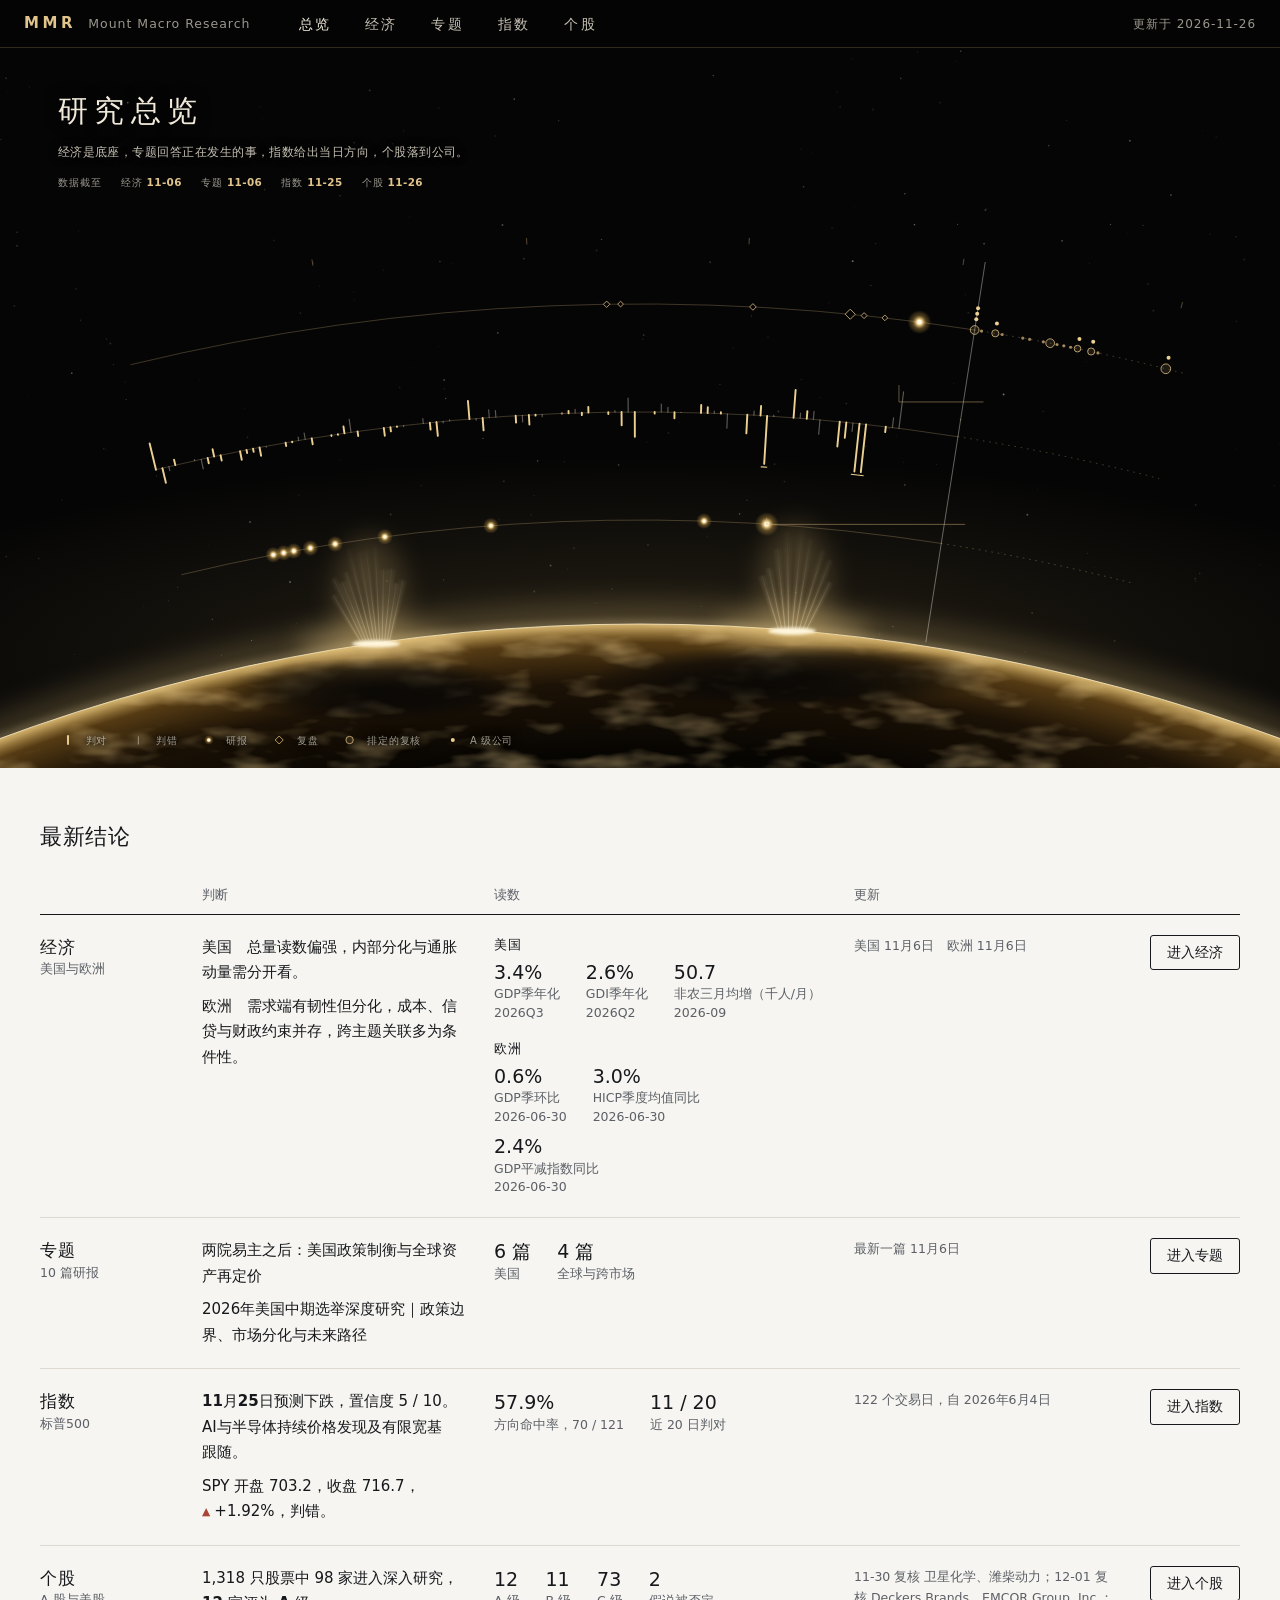
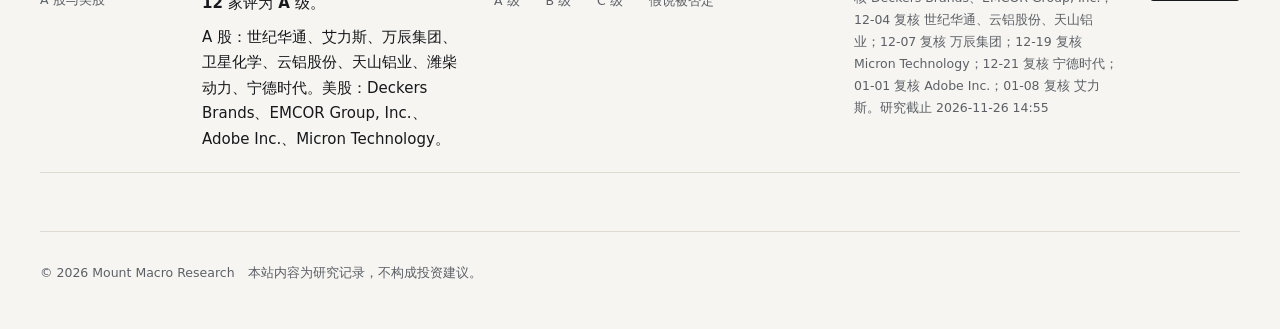
<file: index.html>
<!doctype html>
<html lang="zh-CN">
<head>
<meta charset="utf-8">
<meta name="viewport" content="width=device-width, initial-scale=1, viewport-fit=cover">
<title>Mount Macro Research</title>
<meta name="description" content="Mount Macro Research：从基础经济研究、专题研究到标普500 当日预测与 A 股、美股个股机会的一套研究。">
<link rel="icon" href="assets/favicon.svg" type="image/svg+xml">
<link rel="stylesheet" href="assets/site.css?v=5f2db74e2a">
<style>
.now td:first-child { width: 150px } .now h3 { font: 600 17px/1.5 var(--sans); letter-spacing: .06em } .now h3 small { display: block; font: 400 12.5px/1.5 var(--sans); color: var(--p-ink2); letter-spacing: 0 }
.now .judg { font-size: 15px; line-height: 1.7; max-width: 44ch; text-wrap: pretty } .now .judg + .judg { margin-top: 8px } .now .judg b { font-weight: 600 }
.now .figs { display: flex; gap: 6px 26px; flex-wrap: wrap } .now .figs div { font-size: 12.5px; color: var(--p-ink2); line-height: 1.5 } .now .figs b { display: block; font: 500 19px/1.4 var(--num); color: var(--p-ink) }
.now td { padding-top: 20px; padding-bottom: 20px } .now td:last-child { width: 110px; text-align: right } .now td:nth-child(3) { width: 30% } .now td:nth-child(4) { width: 24% }
.now .region-k { font-size: 12.5px; font-weight: 600; letter-spacing: .08em; margin-bottom: 4px }
@media (max-width: 900px) {
  /* 窄屏上每一层占一段，自上而下排 */
  .now thead { display: none } .now tr { display: block; padding: 22px 0; border-bottom: 1px solid var(--p-hair) } .now tbody tr:first-child { padding-top: 0 }
  .now td, .now td:first-child, .now td:nth-child(3), .now td:nth-child(4), .now td:last-child { display: block; width: auto; padding: 0; border: 0; text-align: left }
  .now td + td { margin-top: 12px } .now .judg { max-width: none }
}
</style>
</head>
<body>
<div class="stage-wrap"><div class="stage pre" id="stage">
  <svg class="field" id="field" viewBox="0 0 1600 900" role="img" aria-label="四层研究在同一条时间轴上：最下是经济，往上依次是专题、指数、个股"></svg>
  <header class="cover" style="width:620px">
    <h1>研究总览</h1>
    <p class="cover-line">经济是底座，专题回答正在发生的事，指数给出当日方向，个股落到公司。</p>
    <p class="cover-meta" id="asof"></p>
  </header>
  <footer class="foot"><div class="legend" id="legend"></div></footer>
</div></div>

<main class="paper">
  <div class="wrap">
    <section class="sec" id="now">
      <div class="sec-h"><h2>最新结论</h2></div>
      <div class="tbl-wrap"><table class="tbl now" id="now-table"></table></div>
    </section>
    <div id="foot"></div>
  </div>
</main>

<script src="data/hub.js?v=5f2db74e2a"></script>
<script src="assets/site.js?v=5f2db74e2a"></script>
<script src="assets/home.js?v=5f2db74e2a"></script>
</body>
</html>
</file>
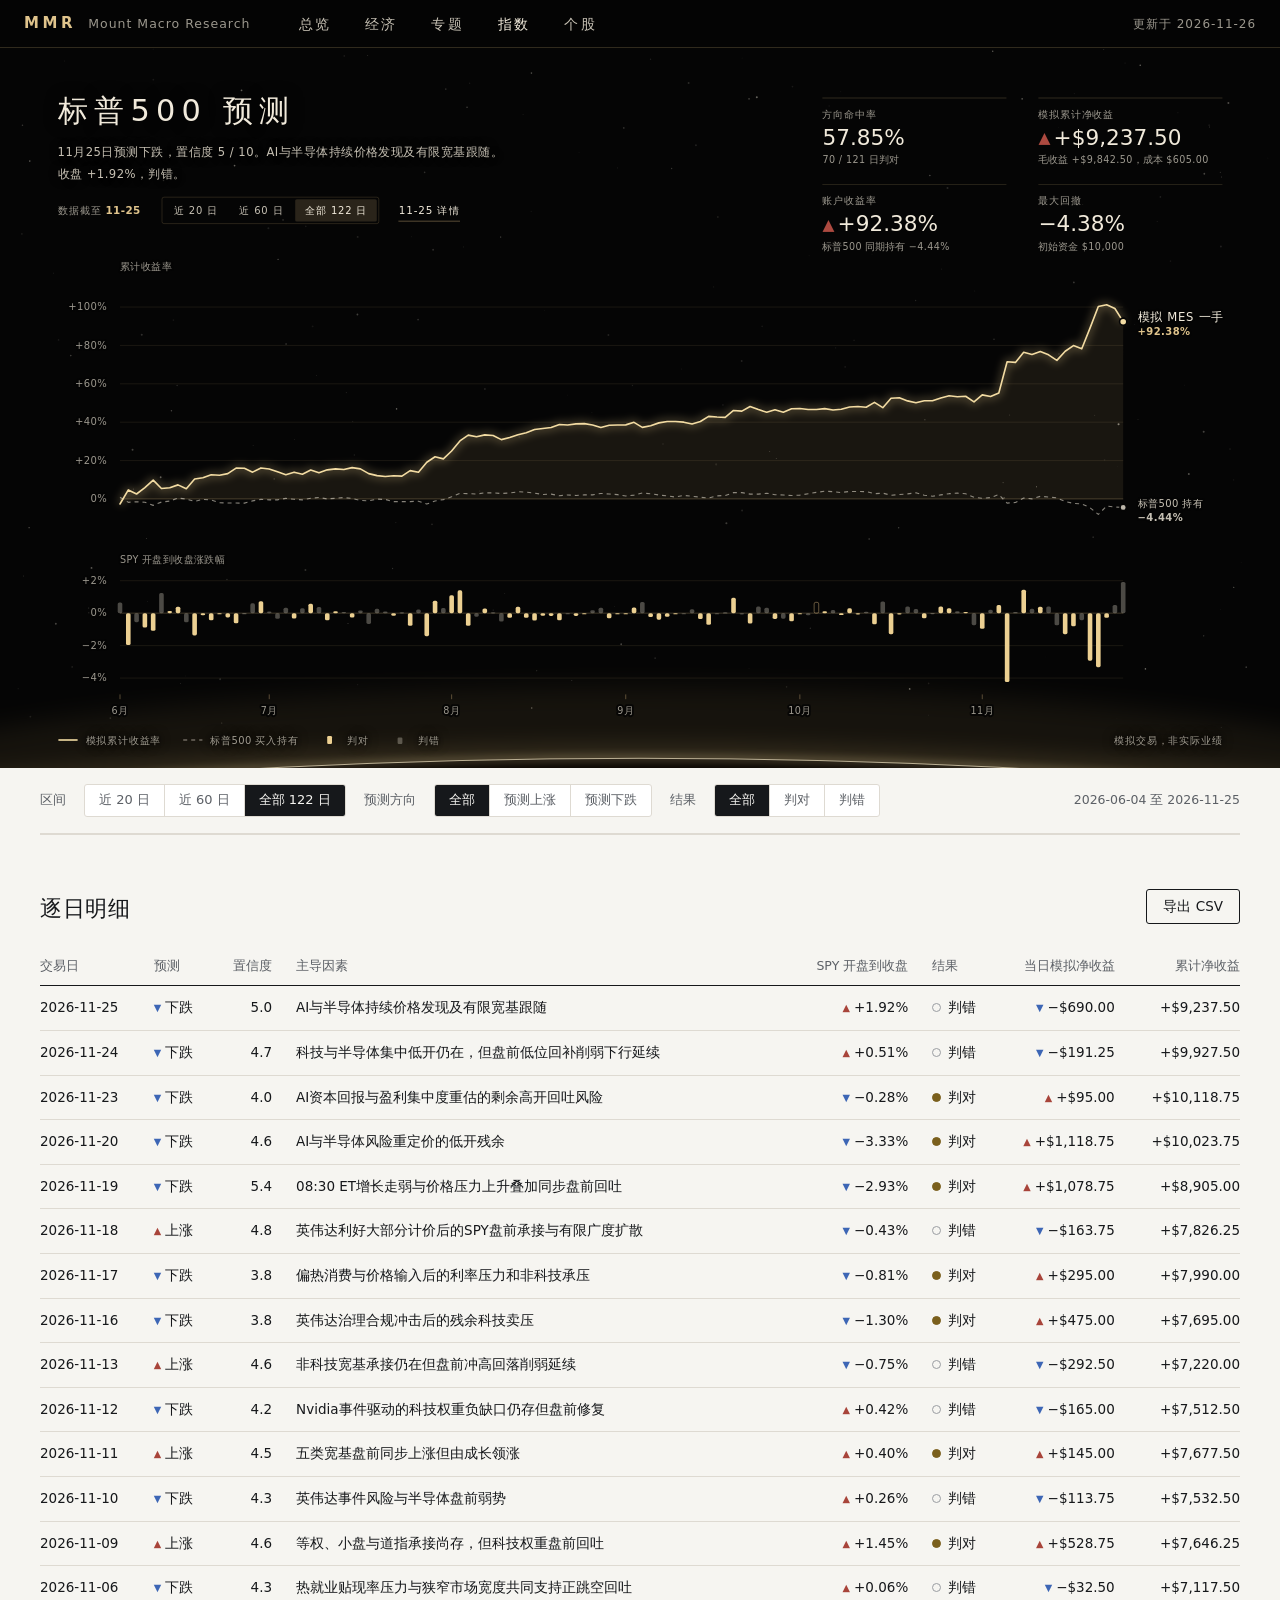
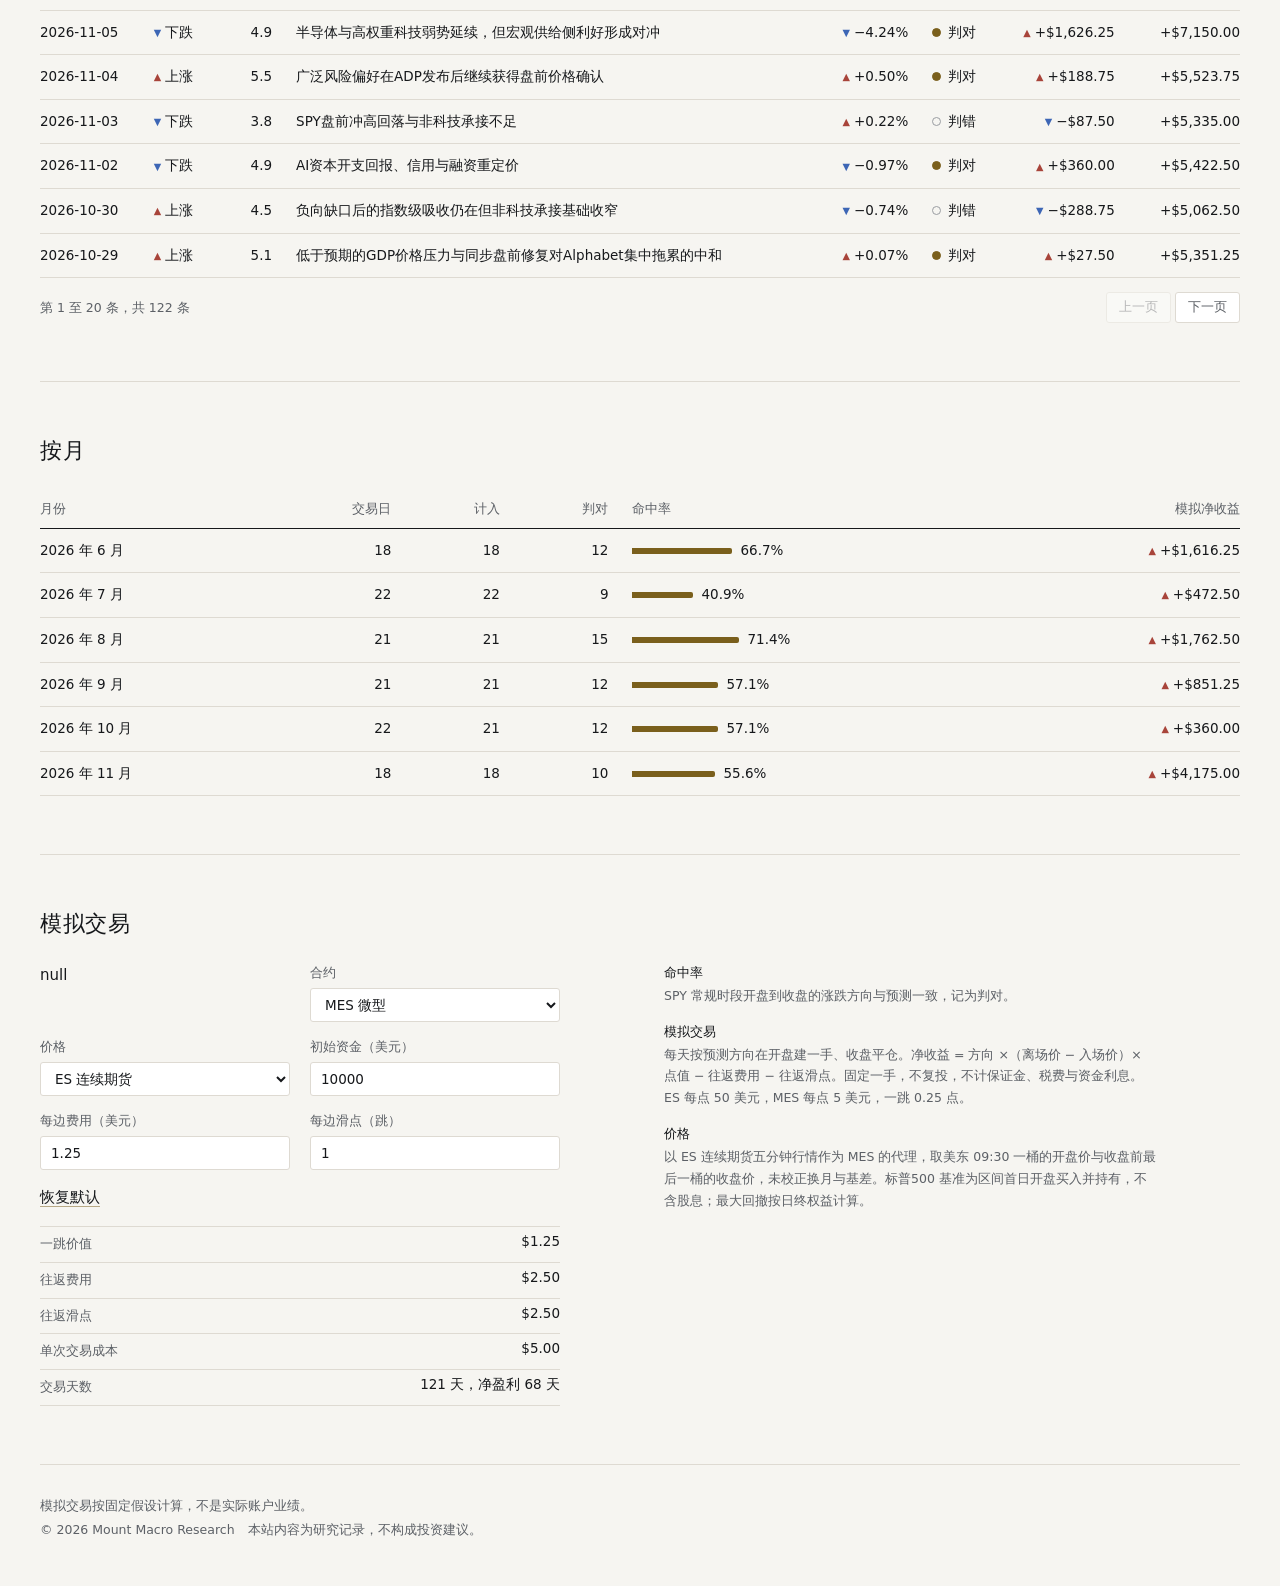
<file: forecast.html>
<!doctype html>
<html lang="zh-CN">
<head>
<meta charset="utf-8">
<meta name="viewport" content="width=device-width, initial-scale=1, viewport-fit=cover">
<title>标普500 预测 · Mount Macro Research</title>
<meta name="description" content="每个交易日盘前给出标普500 当日方向，收盘后结算与复盘，并附按预测方向交易的模拟结果。">
<link rel="icon" href="assets/favicon.svg" type="image/svg+xml">
<link rel="stylesheet" href="assets/site.css?v=5f2db74e2a">
<style>
.reads { position: absolute; right: 72px; top: 62px; width: 500px; display: grid; grid-template-columns: 1fr 1fr; gap: 20px 40px; z-index: 2 }
.reads div { border-top: 1px solid var(--hair); padding-top: 10px; font: 400 12.5px/1.6 var(--sans); color: var(--ink3); letter-spacing: .04em }
.reads b { display: block; font: 400 27px/1.3 var(--num); color: var(--ink); letter-spacing: 0; margin: 1px 0 }
.reads small { font: 400 12px/1.5 var(--sans); color: var(--ink3) }
.cover .seg-d { margin-left: 2px }
.assume { display: grid; grid-template-columns: repeat(2, minmax(0, 1fr)); gap: 14px 20px; max-width: 520px }
.assume label { display: block; font-size: 12.5px; color: var(--p-ink2); margin-bottom: 4px }
.assume select, .assume input { width: 100%; height: 34px; padding: 0 10px; border: 1px solid var(--p-hair); border-radius: 3px; background: #fff; font-size: 13.5px; font-family: var(--num) }
.assume .wide { grid-column: 1 / -1 }
.costs { margin-top: 16px; max-width: 520px; font-size: 13px; color: var(--p-ink2); border-top: 1px solid var(--p-hair) }
.costs div { display: flex; justify-content: space-between; padding: 6px 0; border-bottom: 1px solid var(--p-hair) } .costs b { font: 500 13.5px var(--num); color: var(--p-ink) }
.bar-cell { display: inline-block; height: 6px; background: var(--p-accent); border-radius: 0 2px 2px 0; vertical-align: 1px; margin-right: 8px }
.method dt { font-size: 13px; font-weight: 600; margin-top: 14px } .method dt:first-child { margin-top: 0 } .method dd { font-size: 12.5px; line-height: 1.75; color: var(--p-ink2); max-width: 62ch; text-wrap: pretty }
@media (max-width: 900px) { .assume { grid-template-columns: 1fr } }
</style>
</head>
<body>
<div class="stage-wrap"><div class="stage pre" id="stage">
  <svg class="field" id="field" viewBox="0 0 1600 900" role="img" aria-label="按预测方向模拟交易的累计收益率，与每个交易日的涨跌和判断结果"></svg>
  <header class="cover" style="width:560px">
    <h1>标普500 预测</h1>
    <p class="cover-line" id="line"></p>
    <p class="cover-meta" id="meta"></p>
  </header>
  <div class="reads" id="reads" aria-live="polite"></div>
  <footer class="foot"><div class="legend" id="legend"></div><div>模拟交易，非实际业绩</div></footer>
</div></div>

<main class="paper">
  <div class="wrap">
    <div class="filters" id="filters">
      <label>区间</label><div class="seg" id="f-range"></div>
      <label>预测方向</label><div class="seg" id="f-dir"></div>
      <label>结果</label><div class="seg" id="f-hit"></div>
      <span class="count" id="f-count"></span>
    </div>
    <section class="sec" id="ledger">
      <div class="sec-h"><h2>逐日明细</h2><button class="btn" type="button" id="export">导出 CSV</button></div>
      <div id="ledger-table"></div>
    </section>
    <section class="sec" id="months">
      <div class="sec-h"><h2>按月</h2></div>
      <div class="tbl-wrap"><table class="tbl" id="month-table"></table></div>
    </section>
    <section class="sec" id="method">
      <div class="sec-h"><h2>模拟交易</h2></div>
      <div class="cols">
        <div>
          <div class="assume" id="assume"></div>
          <div class="costs" id="costs"></div>
        </div>
        <dl class="method">
          <dt>命中率</dt>
          <dd>SPY 常规时段开盘到收盘的涨跌方向与预测一致，记为判对。</dd>
          <dt>模拟交易</dt>
          <dd>每天按预测方向在开盘建一手、收盘平仓。净收益 = 方向 ×（离场价 − 入场价）× 点值 − 往返费用 − 往返滑点。固定一手，不复投，不计保证金、税费与资金利息。ES 每点 50 美元，MES 每点 5 美元，一跳 0.25 点。</dd>
          <dt>价格</dt>
          <dd>以 ES 连续期货五分钟行情作为 MES 的代理，取美东 09:30 一桶的开盘价与收盘前最后一桶的收盘价，未校正换月与基差。标普500 基准为区间首日开盘买入并持有，不含股息；最大回撤按日终权益计算。</dd>
        </dl>
      </div>
    </section>
    <div id="foot"></div>
  </div>
</main>

<script src="data/hub.js?v=5f2db74e2a"></script>
<script src="data/spx.js?v=5f2db74e2a"></script>
<script src="lib/engine.js?v=5f2db74e2a"></script>
<script src="assets/site.js?v=5f2db74e2a"></script>
<script src="assets/forecast.js?v=5f2db74e2a"></script>
</body>
</html>
</file>
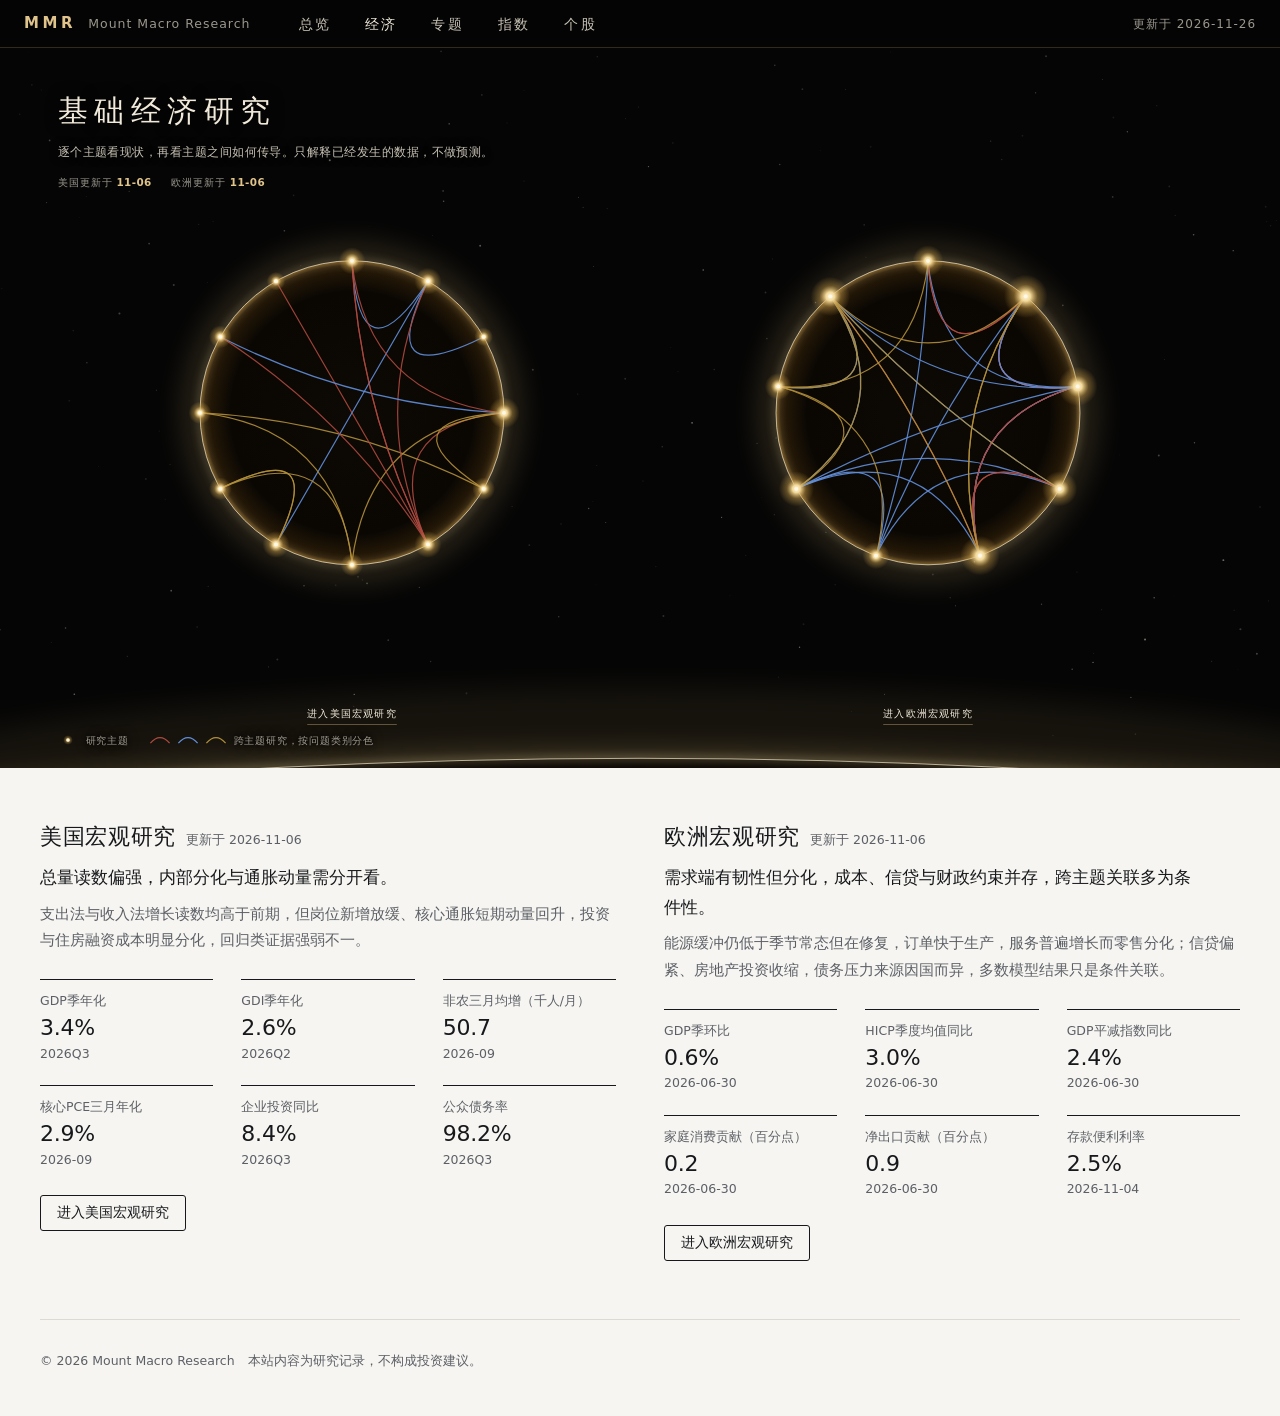
<file: macro.html>
<!doctype html>
<html lang="zh-CN">
<head>
<meta charset="utf-8">
<meta name="viewport" content="width=device-width, initial-scale=1, viewport-fit=cover">
<title>基础经济研究 · Mount Macro Research</title>
<meta name="description" content="美国与欧洲的基础经济研究：逐个主题看现状，再看主题之间如何传导。">
<link rel="icon" href="assets/favicon.svg" type="image/svg+xml">
<link rel="stylesheet" href="assets/site.css?v=5f2db74e2a">
<style>
.enter { position: absolute; display: flex; justify-content: center; width: 520px; margin-left: -260px; z-index: 2 }
.region h2 { font: 600 22px/1.4 var(--sans); letter-spacing: .03em } .region h2 small { font: 400 12.5px/1.6 var(--num); color: var(--p-ink2); margin-left: 10px; letter-spacing: 0 }
.region .judg { font-size: 17px; line-height: 1.75; font-weight: 600; margin-top: 10px; text-wrap: pretty }
.region .lead-p { color: var(--p-ink2); margin-top: 8px; text-wrap: pretty }
.region .kvs { margin: 26px 0 8px; grid-template-columns: repeat(3, 1fr) } .region .kv-b dd { font-size: 22px }
.region .go { margin-top: 26px }
</style>
</head>
<body>
<div class="stage-wrap"><div class="stage pre" id="stage">
  <svg class="field" id="field" viewBox="0 0 1600 900" role="img" aria-label="每个地区一个圆盘：圆周上是研究主题，圆内的线是连接主题的跨主题研究"></svg>
  <header class="cover" style="width:560px">
    <h1>基础经济研究</h1>
    <p class="cover-line">逐个主题看现状，再看主题之间如何传导。只解释已经发生的数据，不做预测。</p>
    <p class="cover-meta" id="meta"></p>
  </header>
  <div id="enters"></div>
  <footer class="foot"><div class="legend" id="legend"></div></footer>
</div></div>

<main class="paper">
  <div class="wrap">
    <section class="sec">
      <div class="cols" id="regions"></div>
    </section>
    <div id="foot"></div>
  </div>
</main>

<script src="data/hub.js?v=5f2db74e2a"></script>
<script src="assets/site.js?v=5f2db74e2a"></script>
<script src="assets/macro.js?v=5f2db74e2a"></script>
</body>
</html>
</file>
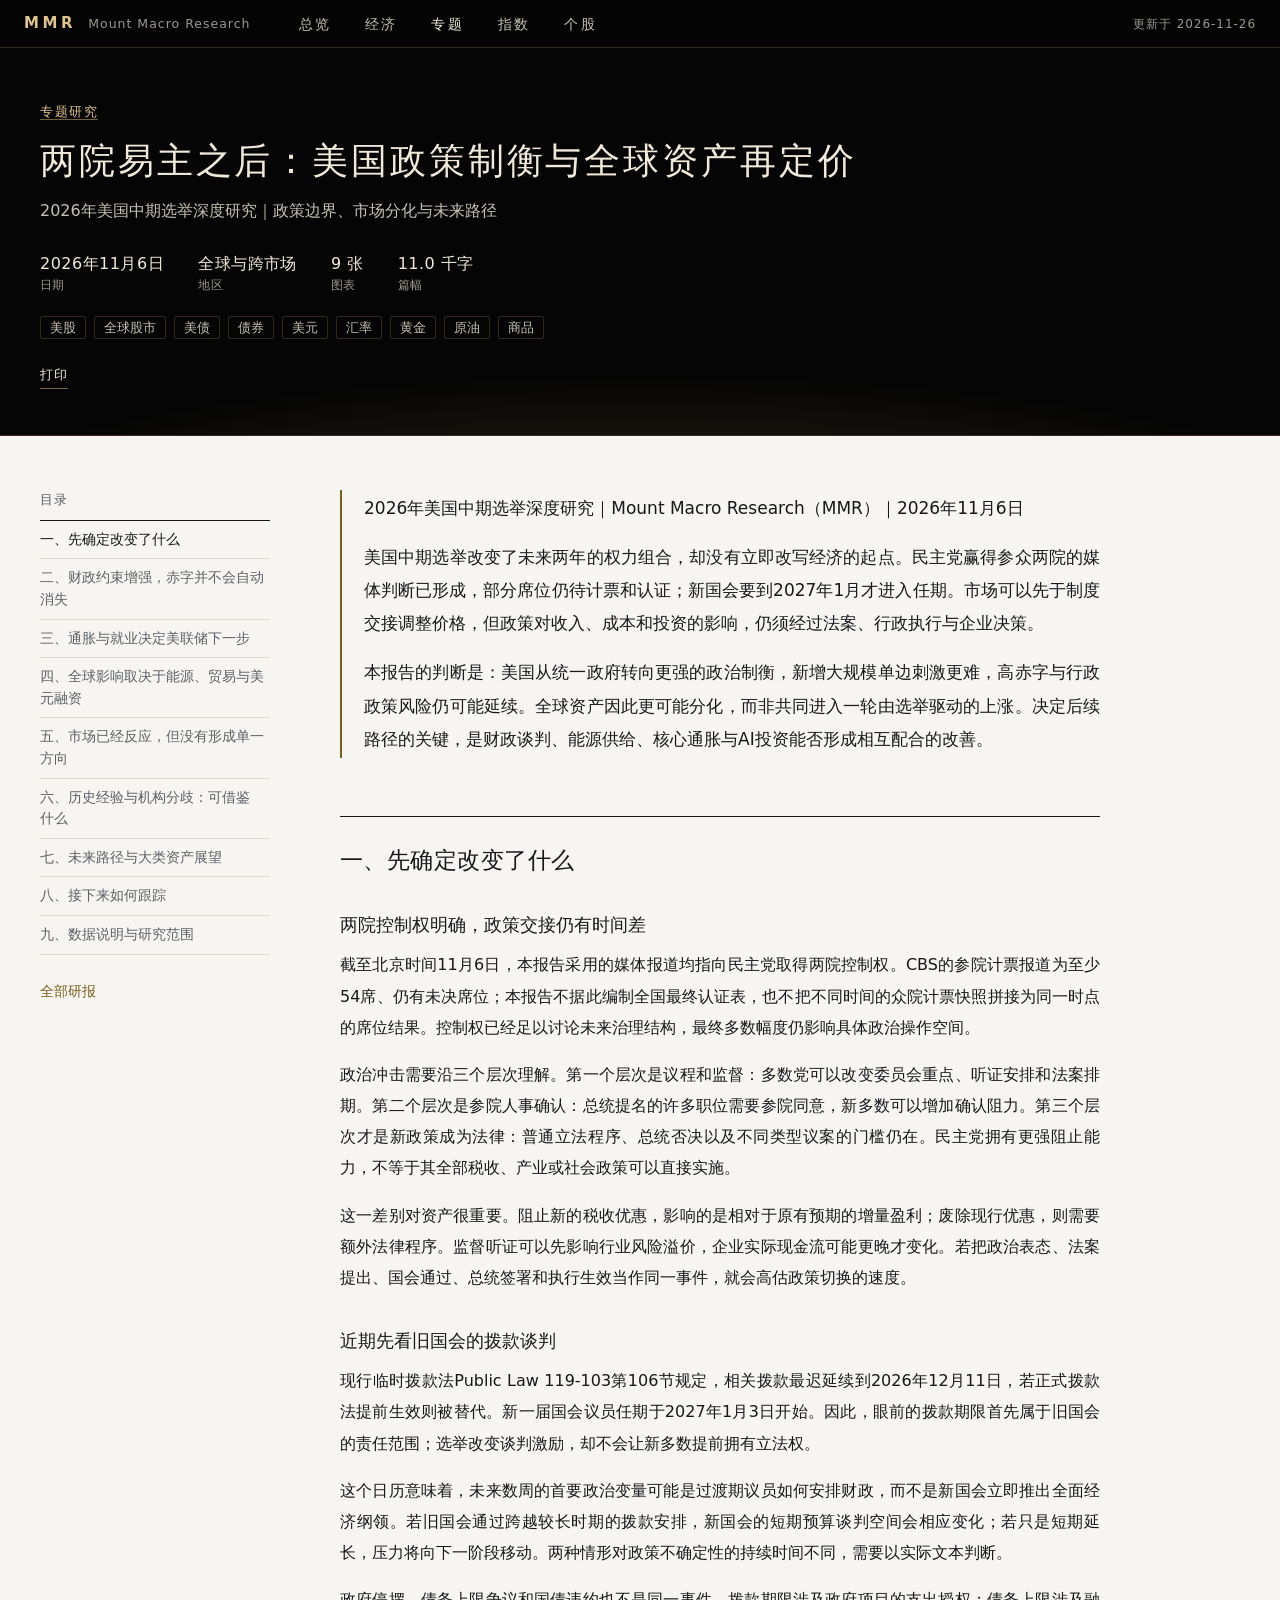
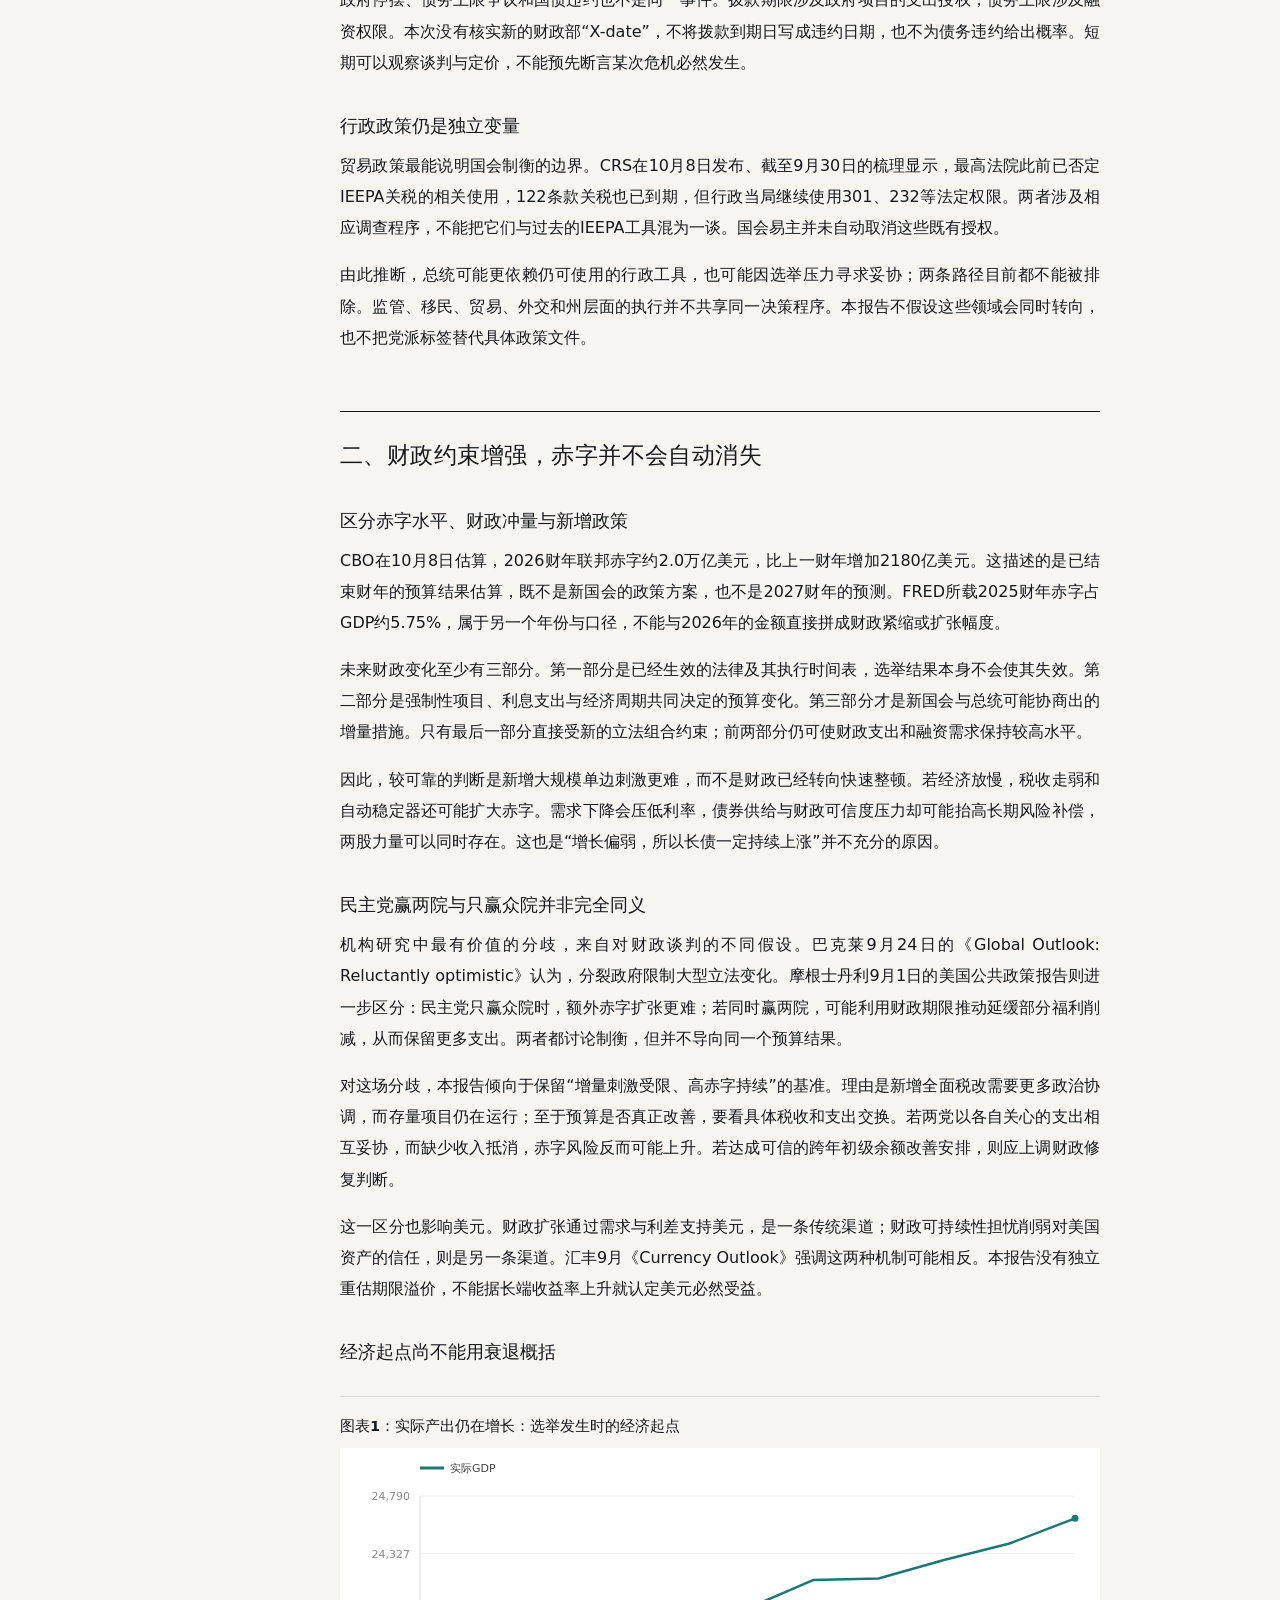
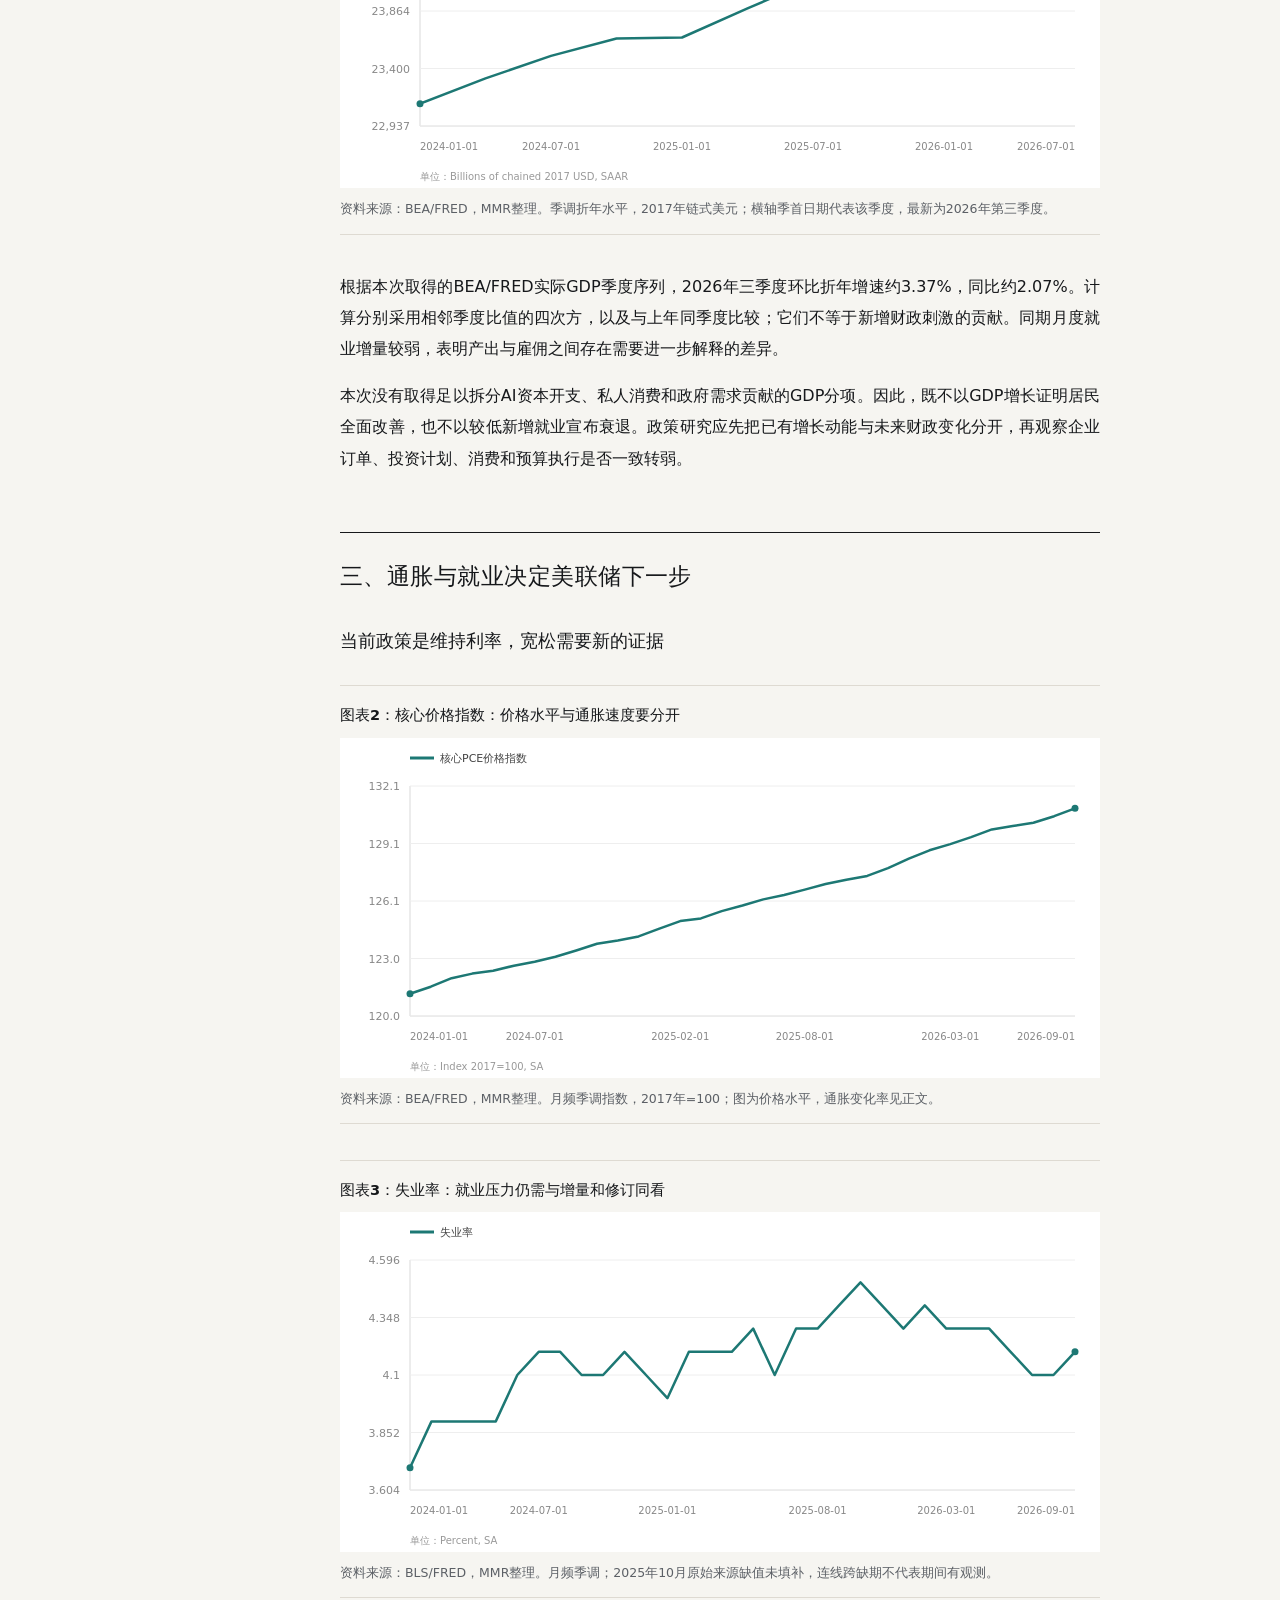
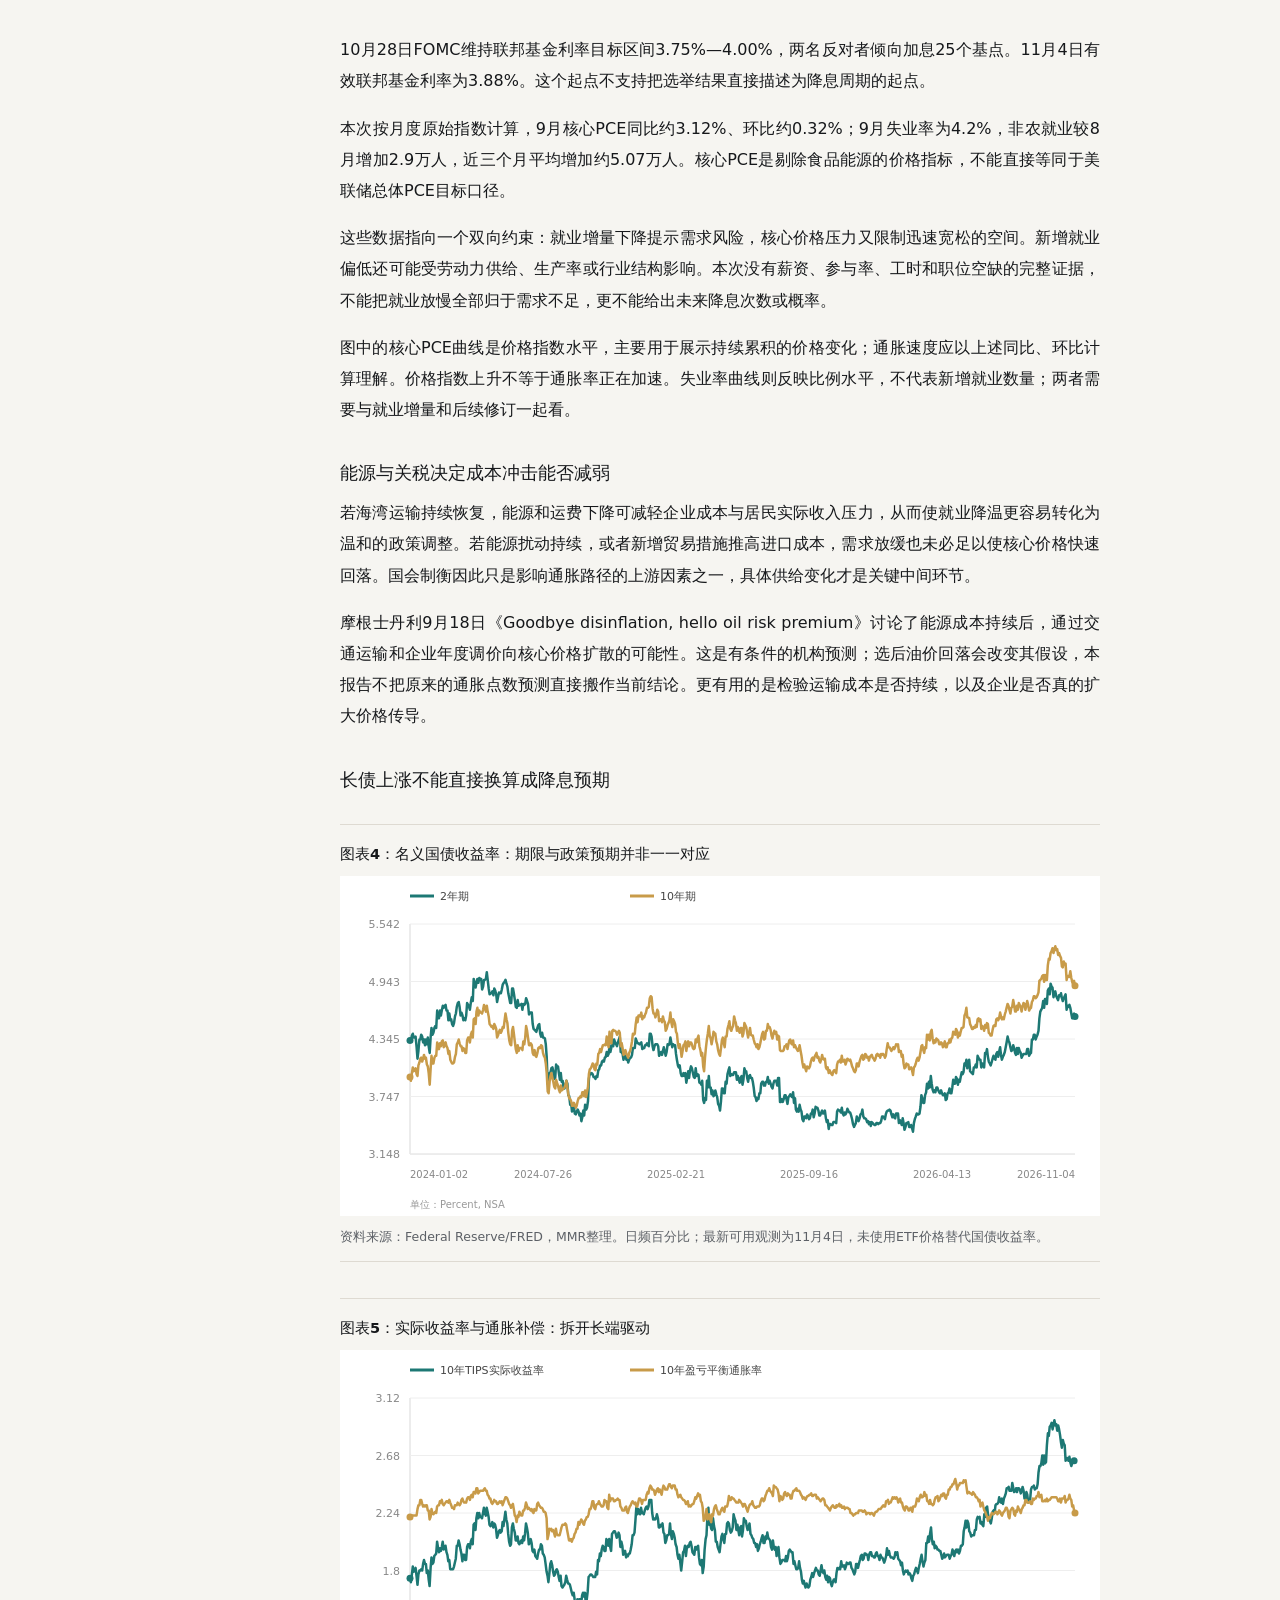
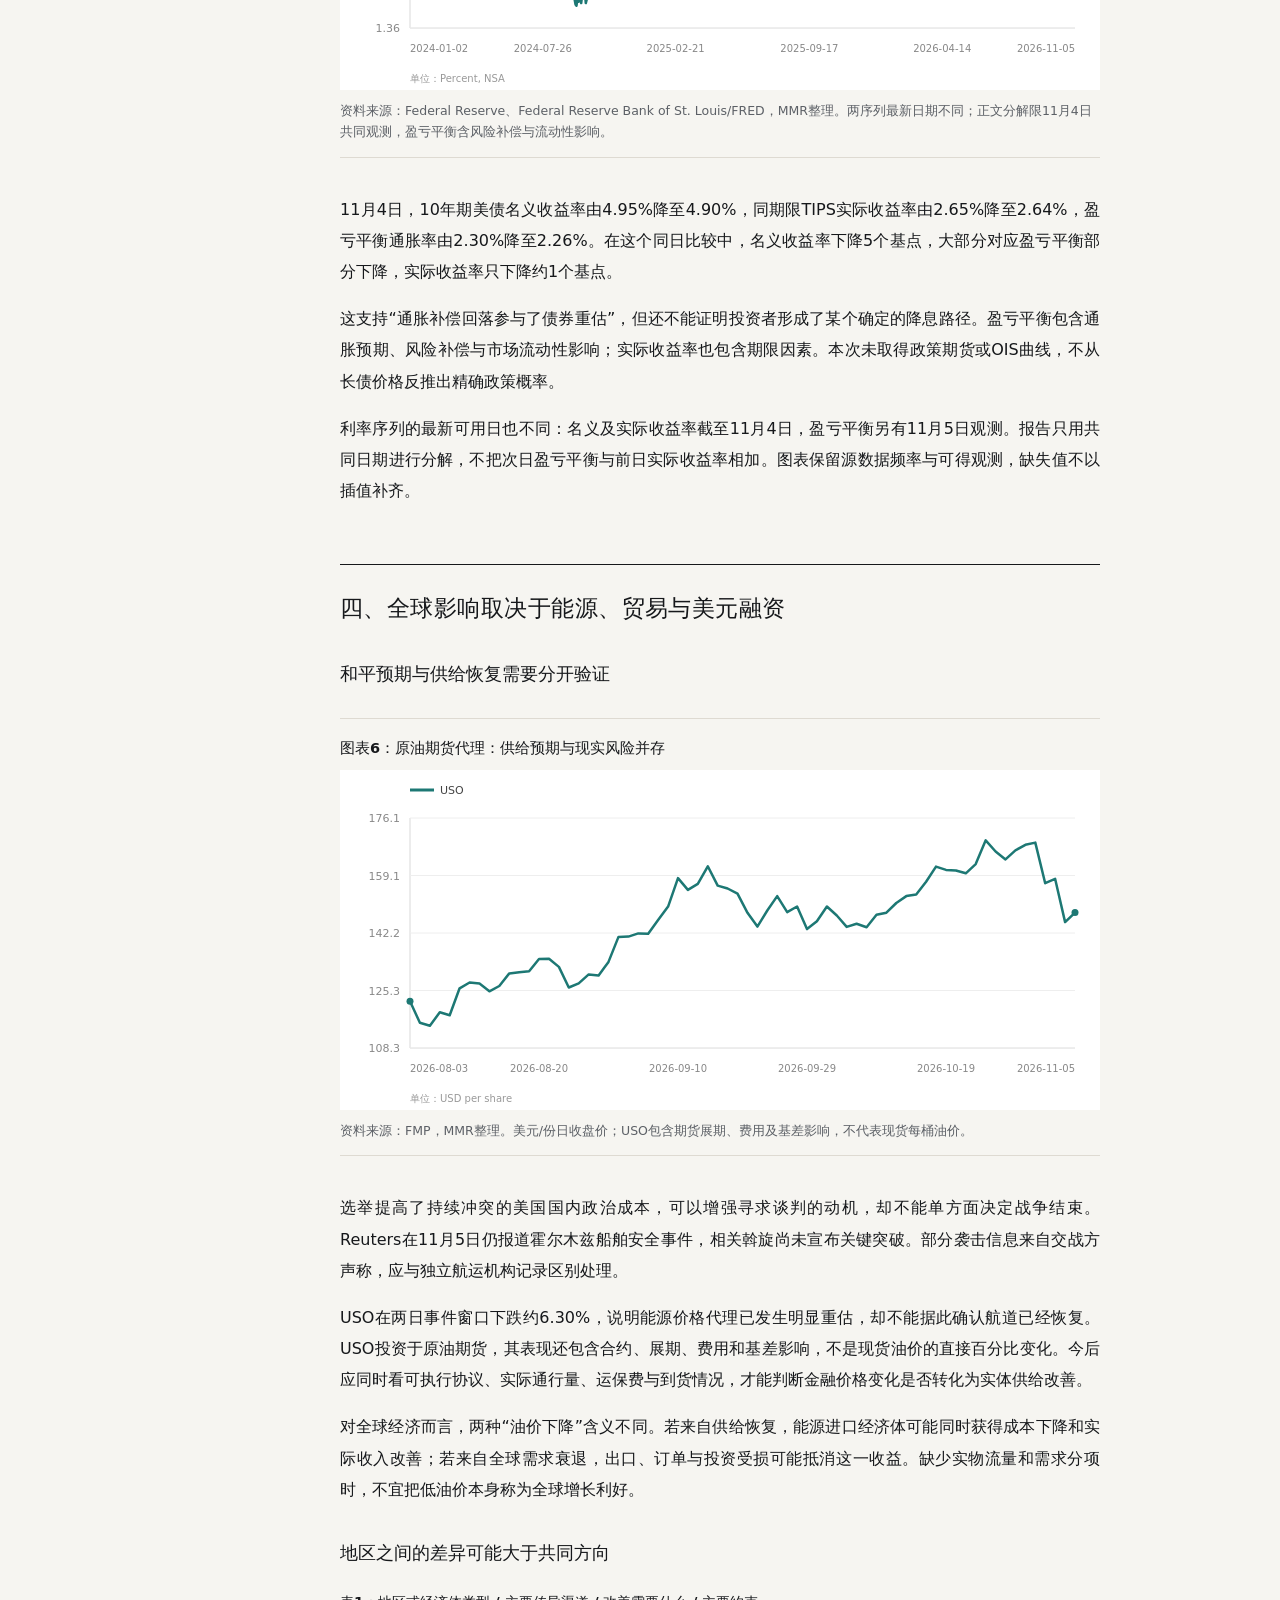
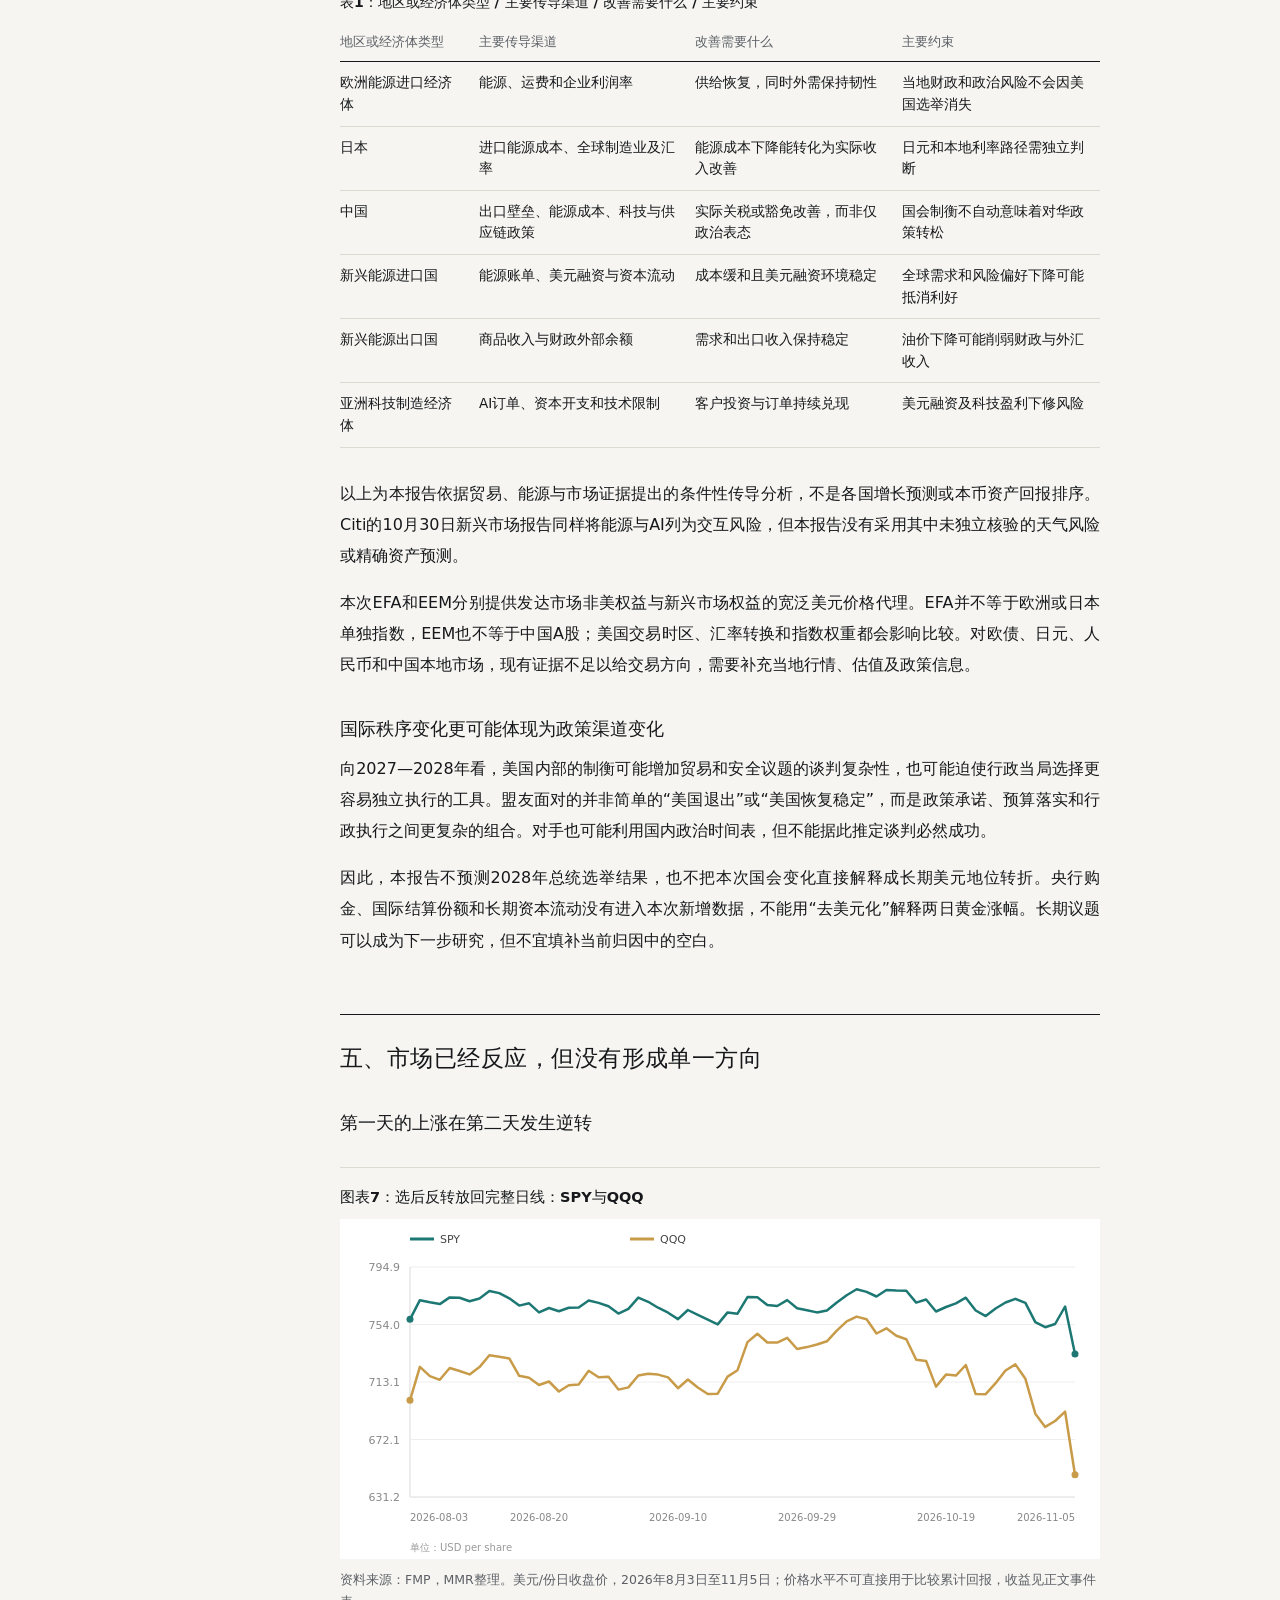
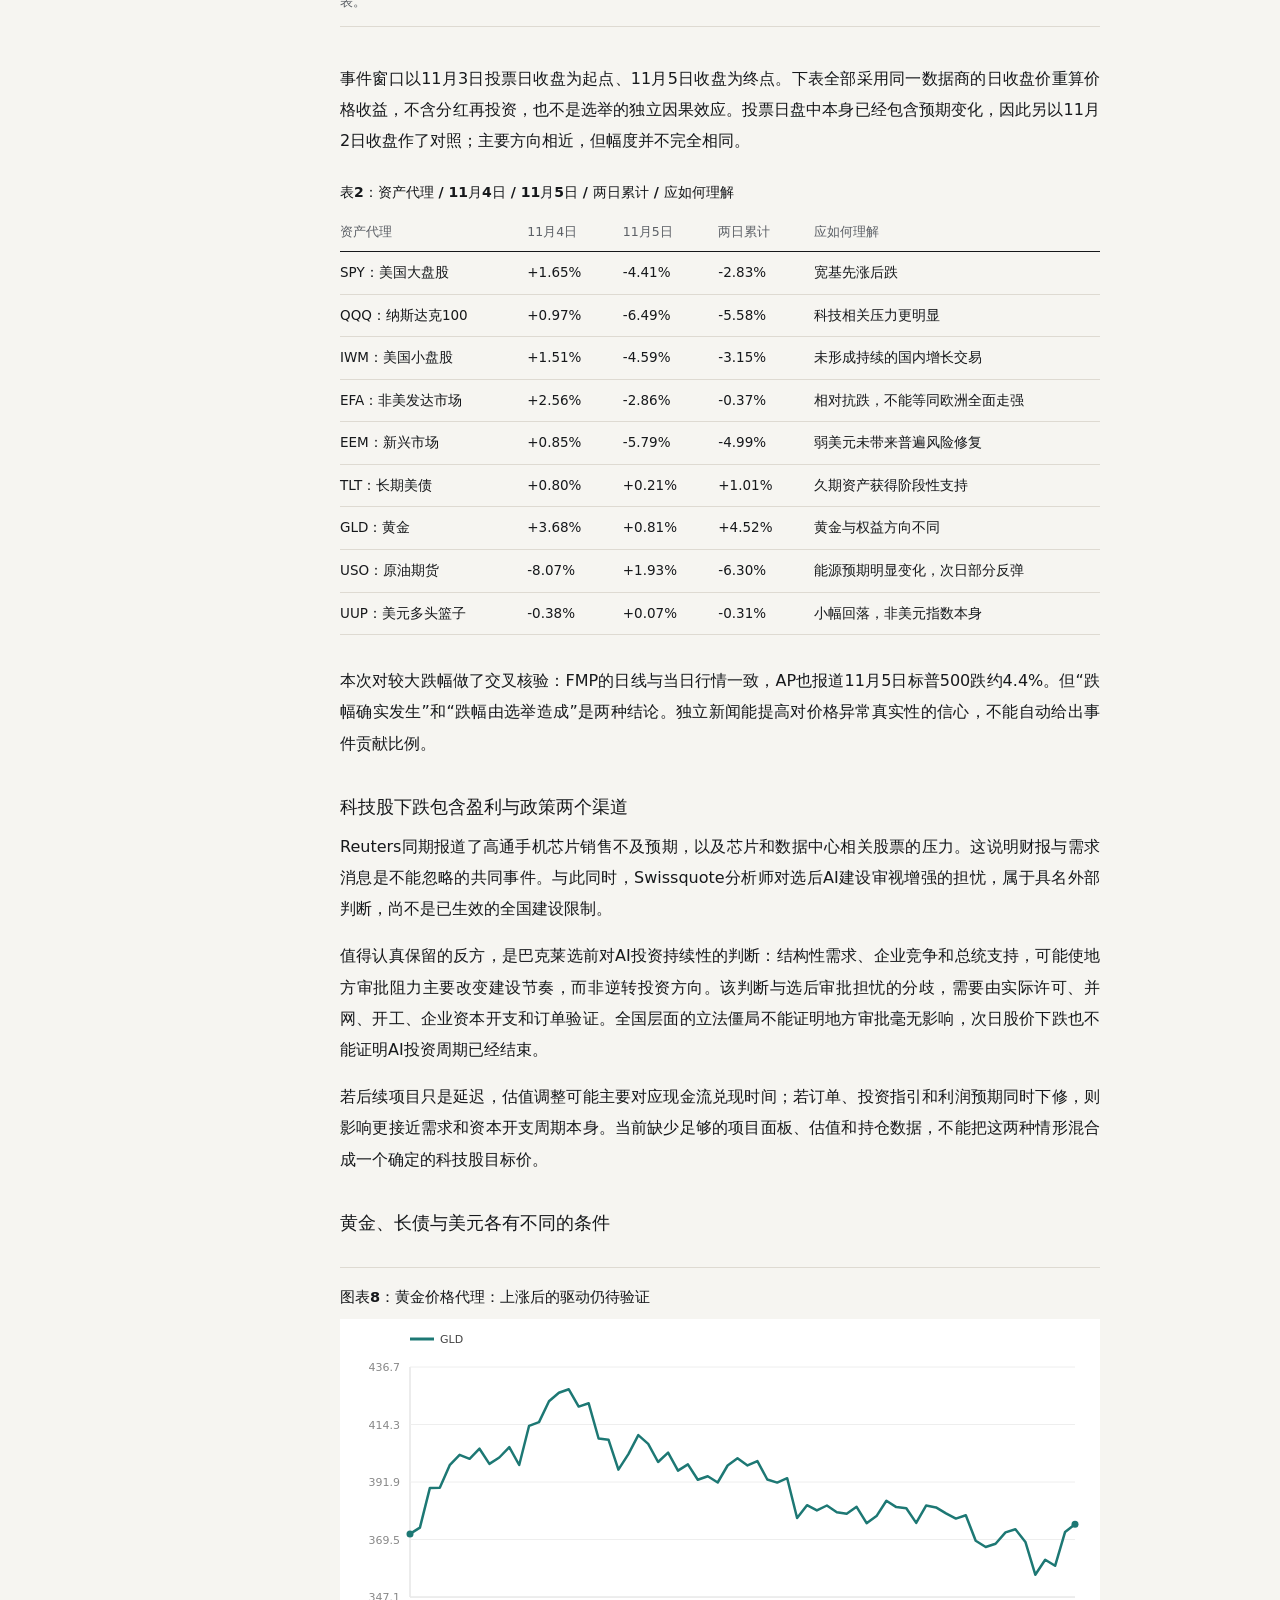
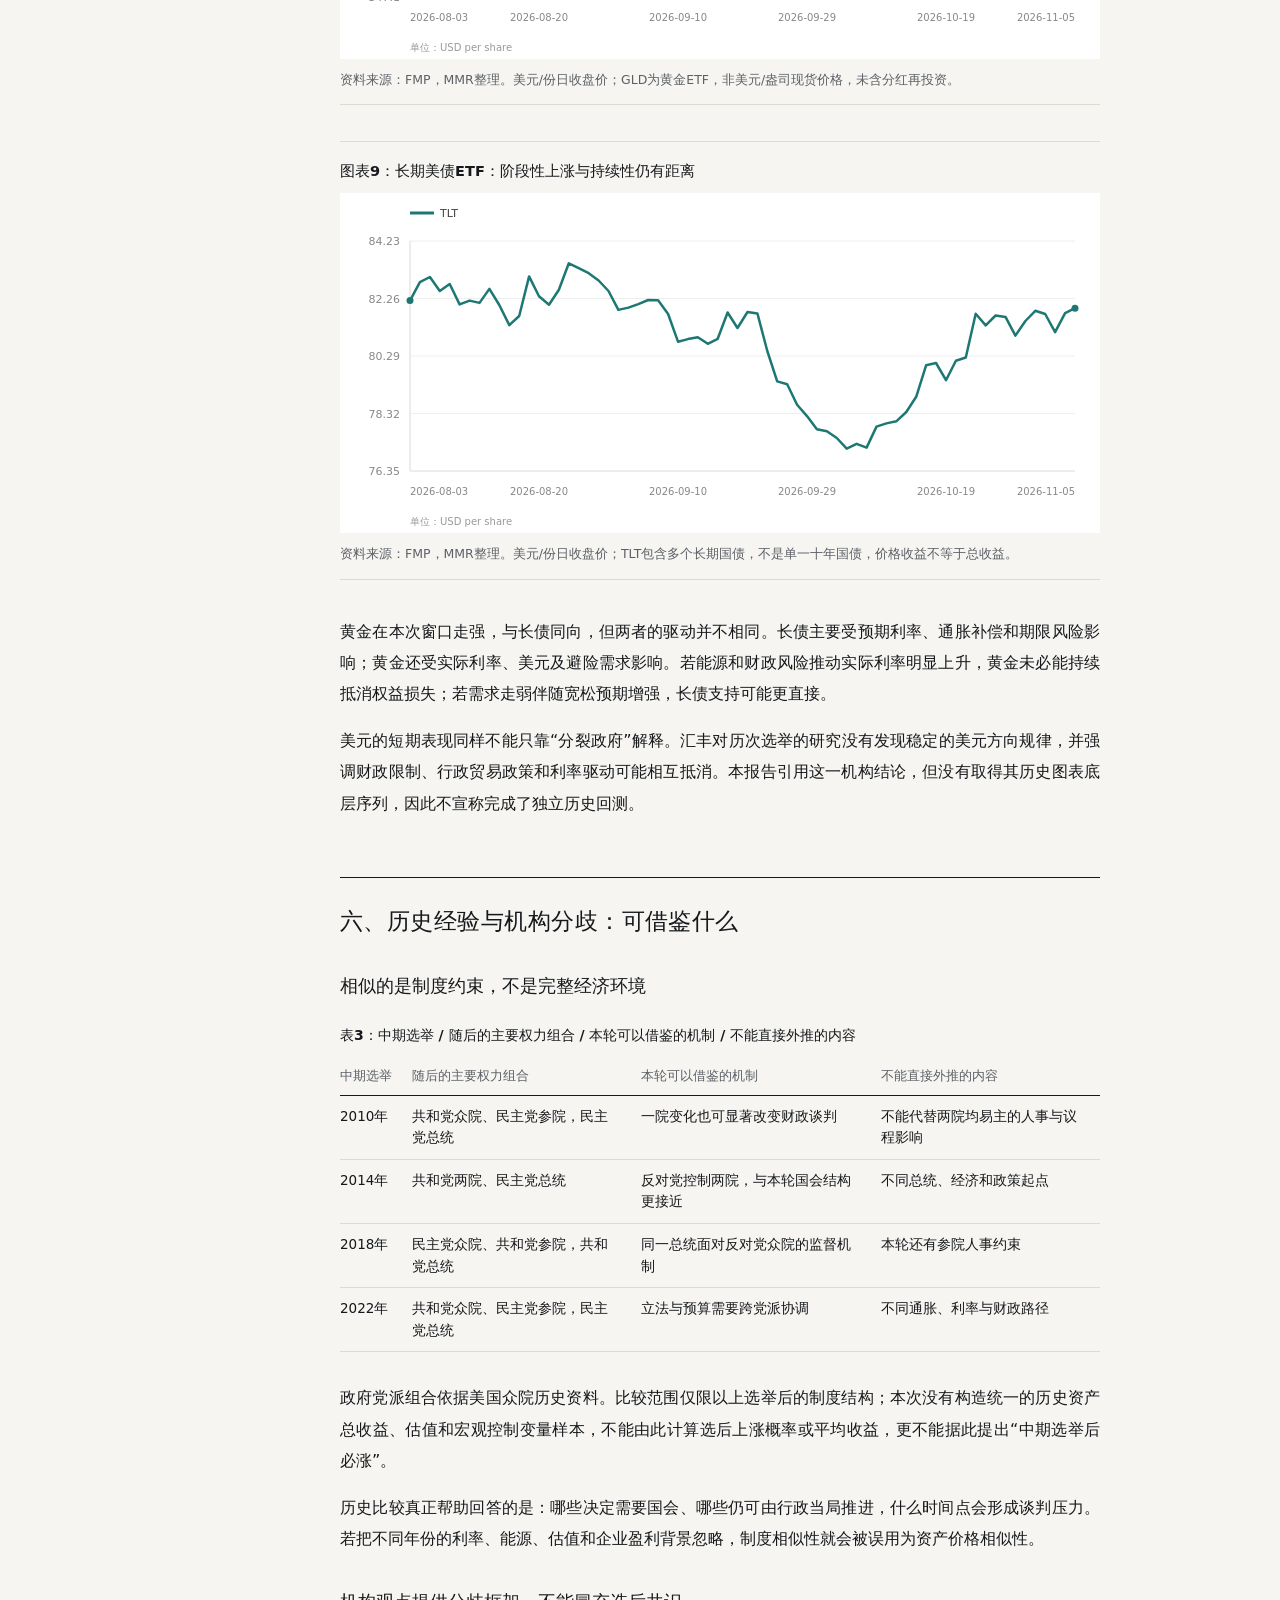
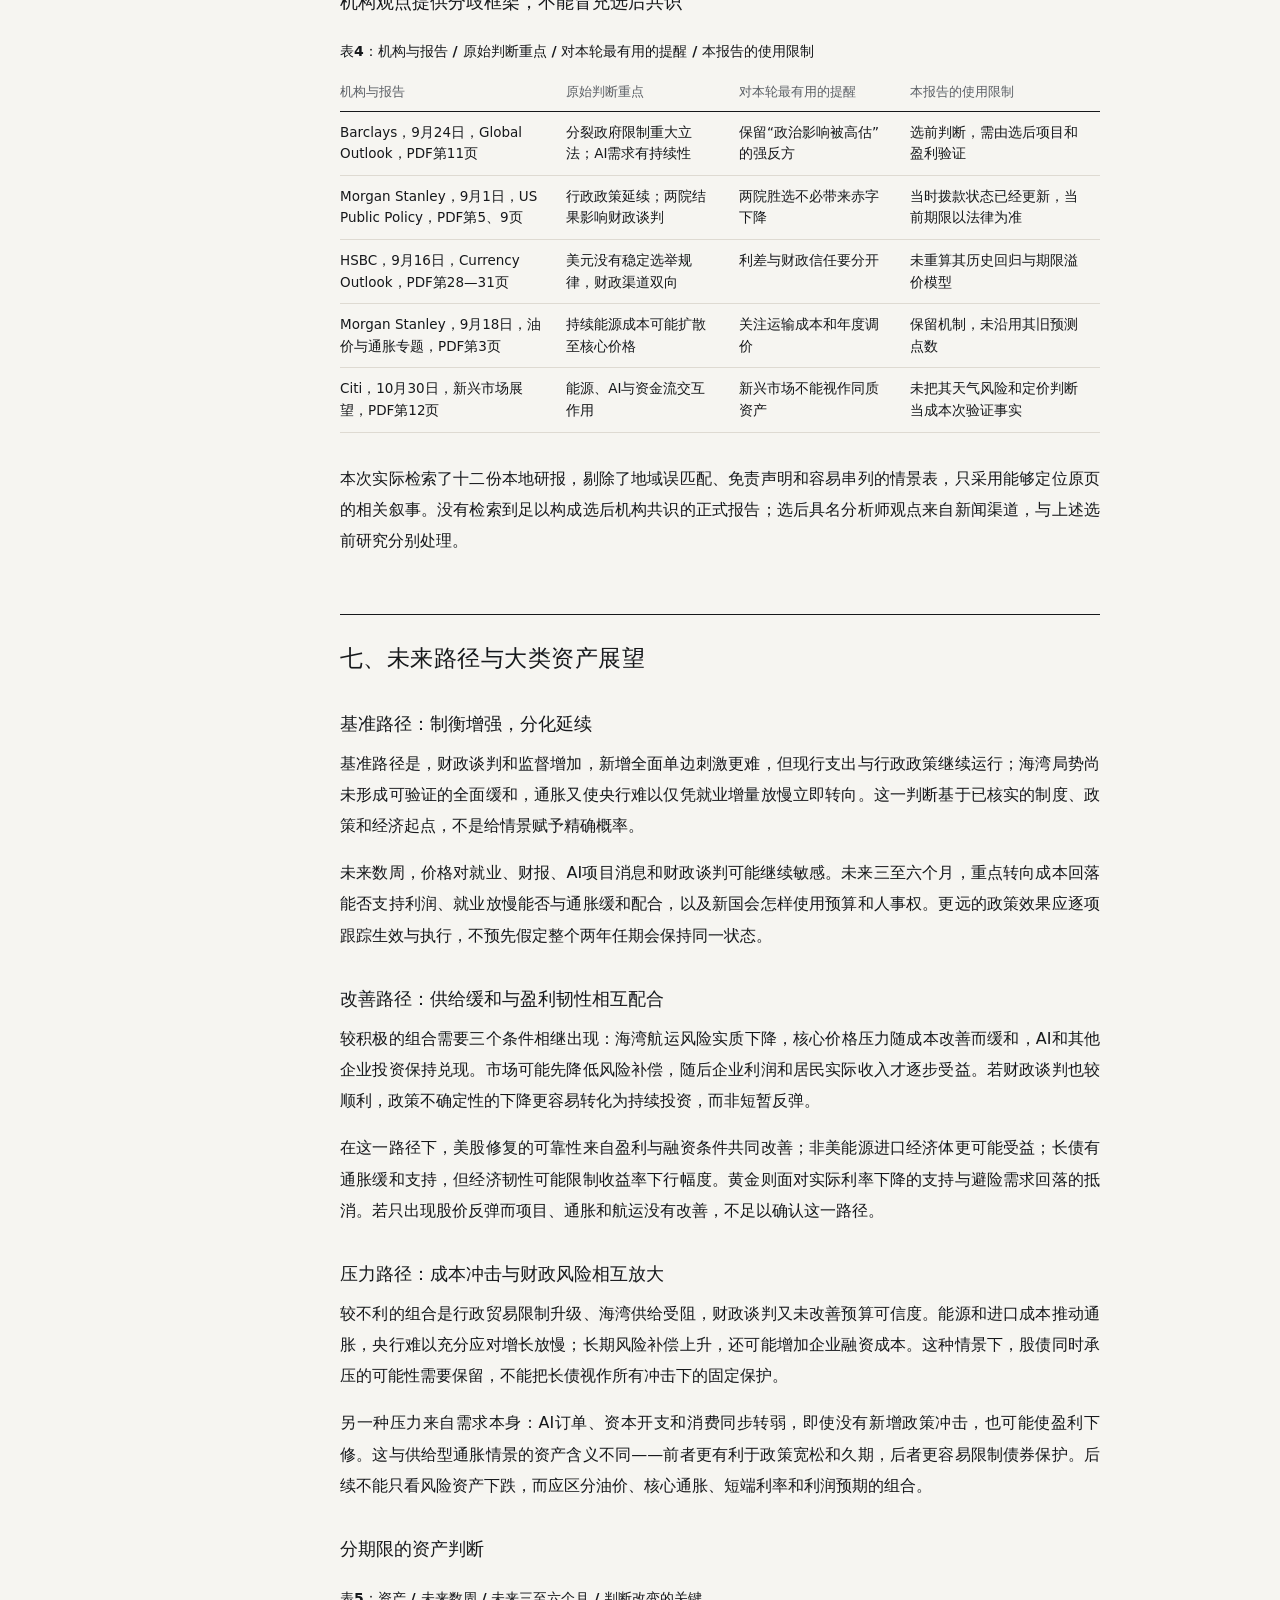
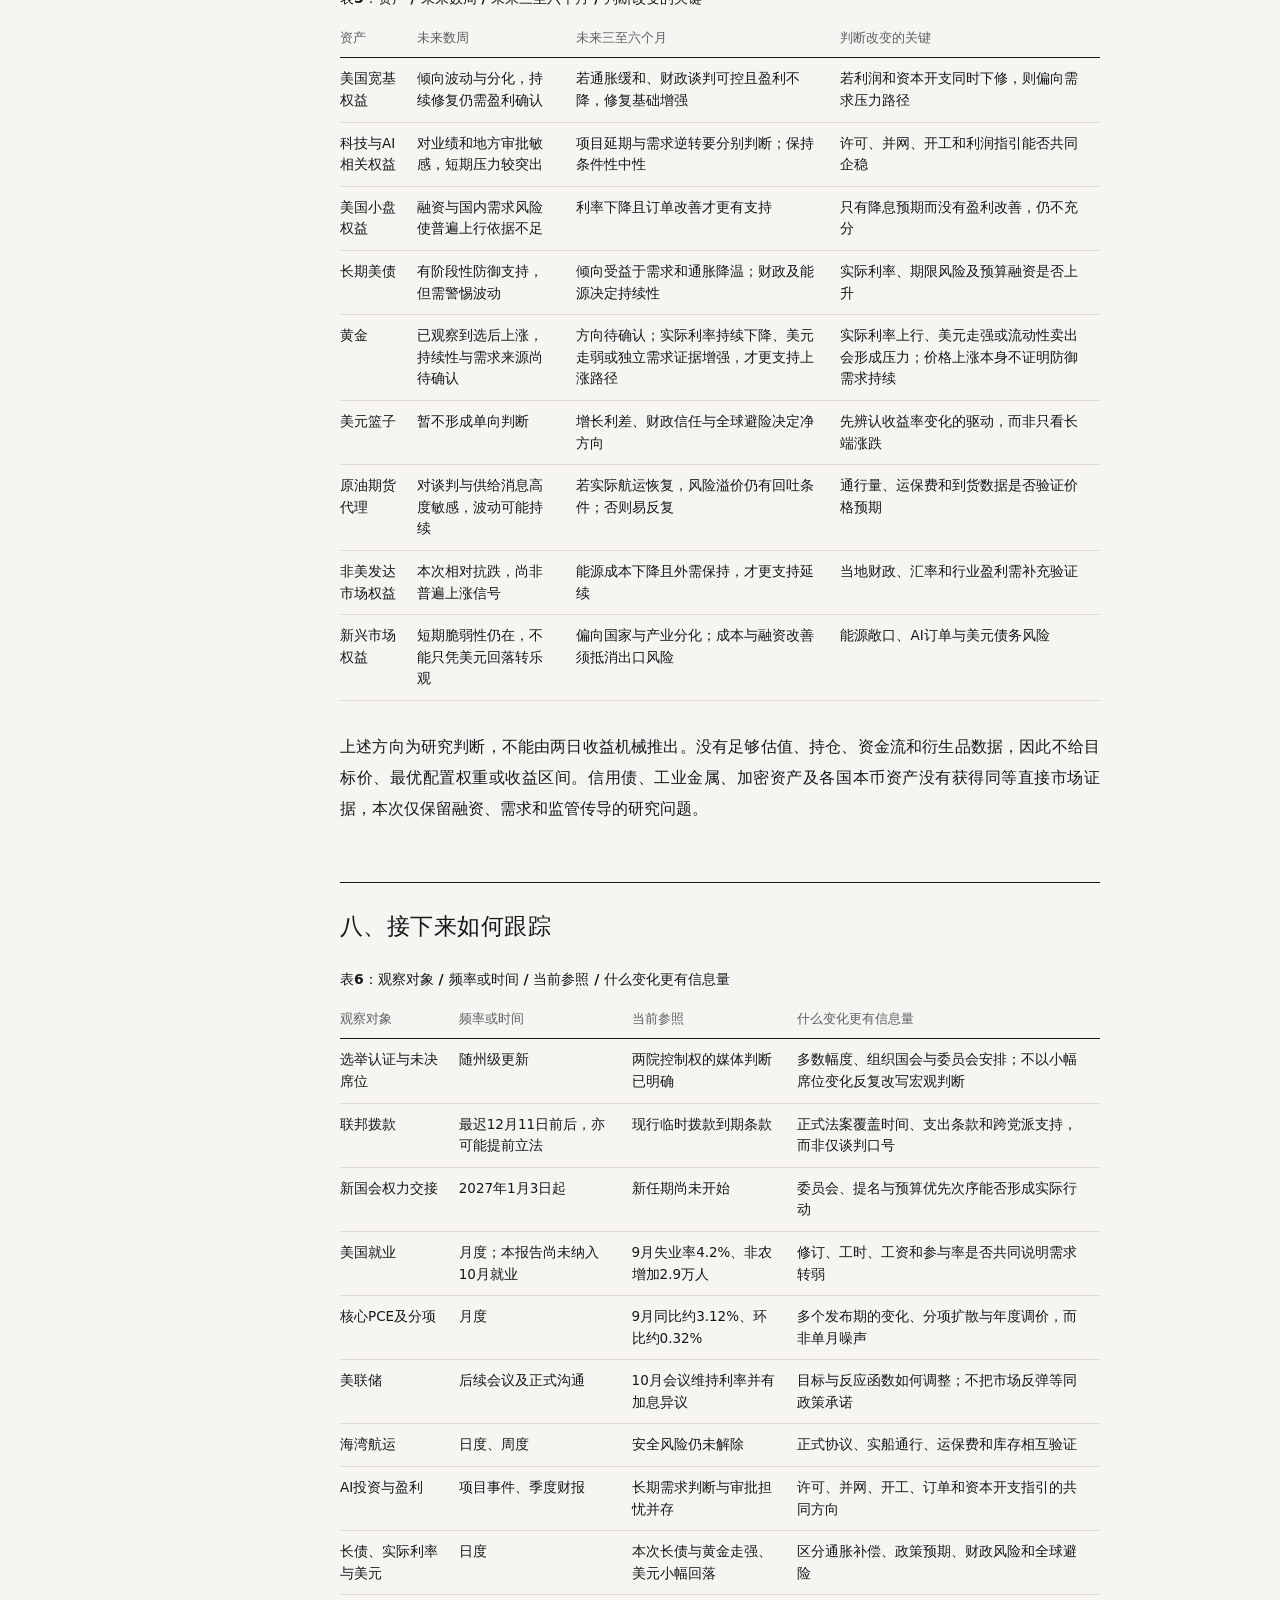
<file: report.html>
<!doctype html>
<html lang="zh-CN">
<head>
<meta charset="utf-8">
<meta name="viewport" content="width=device-width, initial-scale=1, viewport-fit=cover">
<title>研报 · Mount Macro Research</title>
<meta name="description" content="Mount Macro Research 专题研报。">
<link rel="icon" href="assets/favicon.svg" type="image/svg+xml">
<link rel="stylesheet" href="assets/site.css?v=5f2db74e2a">
<style>
.mast { position: relative; background: var(--night); color: var(--ink); overflow: hidden; border-bottom: 1px solid var(--hair) }
.mast::after { content: ""; position: absolute; left: 50%; bottom: -260px; width: 1500px; height: 320px; margin-left: -750px; border-radius: 50%; background: radial-gradient(closest-side, rgba(217, 181, 108, .2), rgba(217, 181, 108, 0)); pointer-events: none }
.mast .wrap { position: relative; z-index: 1; padding-top: 54px; padding-bottom: 46px }
.mast .kicker { font: 500 13px/1.6 var(--sans); letter-spacing: .12em; color: var(--gold-t) } .mast .kicker a { color: inherit; text-decoration: none; border-bottom: 1px solid var(--gold2) }
.mast h1 { font: 300 36px/1.45 var(--sans); letter-spacing: .08em; margin-top: 12px; max-width: 24em; text-wrap: balance }
.mast .sub { font: 400 16px/1.8 var(--sans); color: var(--ink2); margin-top: 10px; max-width: 46em; text-wrap: pretty }
.mast .facts { display: flex; gap: 12px 34px; flex-wrap: wrap; margin-top: 26px }
.mast .facts div { font: 400 12px/1.5 var(--sans); color: var(--ink3); letter-spacing: .04em } .mast .facts b { display: block; font: 400 16px/1.5 var(--num); color: var(--ink) }
.mast .chips { display: flex; gap: 8px; flex-wrap: wrap; margin-top: 22px; align-items: center } .mast .chips span { font: 400 12.5px/1.7 var(--sans); color: var(--ink2); padding: 0 9px; border: 1px solid var(--hair); border-radius: 2px }
.mast .acts { display: flex; gap: 26px; margin-top: 26px }
.reader { display: grid; grid-template-columns: 230px minmax(0, 760px); gap: 70px; padding-top: 54px; padding-bottom: 70px }
.toc { position: sticky; top: 76px; align-self: start; font-size: 13.5px; line-height: 1.6 }
.toc h2 { font: 500 12.5px/1.6 var(--sans); color: var(--p-ink2); letter-spacing: .08em; padding-bottom: 10px; border-bottom: 1px solid var(--p-ink) }
.toc a { display: block; padding: 8px 0; color: var(--p-ink2); text-decoration: none; border-bottom: 1px solid var(--p-hair); text-wrap: pretty } .toc a:hover, .toc a.on { color: var(--p-ink) } .toc a.on { font-weight: 600 }
.toc .back { margin-top: 18px; border: 0; color: var(--p-accent) }
.prose { font-size: 16px; line-height: 1.95; color: var(--p-ink) }
.prose .lead { font-size: 17px; line-height: 1.95; padding: 2px 0 2px 22px; border-left: 2px solid var(--p-accent); margin-bottom: 38px }
.prose p { margin: 0 0 16px; text-align: justify; text-wrap: pretty } .prose .lead p:last-child { margin-bottom: 0 }
.prose h2 { font: 600 23px/1.5 var(--sans); letter-spacing: .02em; margin: 58px 0 18px; padding-top: 26px; border-top: 1px solid var(--p-ink); scroll-margin-top: 70px }
.prose h3 { font: 600 17.5px/1.6 var(--sans); margin: 34px 0 10px } .prose h4 { font: 600 15.5px/1.6 var(--sans); margin: 24px 0 8px }
.prose strong { font-weight: 600 } .prose a { color: var(--p-accent); text-underline-offset: 3px }
.prose ul, .prose ol { margin: 0 0 16px; padding-left: 1.4em } .prose li { margin: 6px 0 }
.prose blockquote { margin: 0 0 16px; padding-left: 20px; border-left: 2px solid var(--p-hair); color: var(--p-ink2) }
.prose table { width: 100%; border-collapse: collapse; font-size: 13.5px; line-height: 1.6; margin: 24px 0 30px }
.prose table caption { text-align: left; font-weight: 600; font-size: 14px; padding-bottom: 10px; caption-side: top }
.prose th { font-weight: 500; font-size: 12.5px; color: var(--p-ink2); text-align: left; padding: 9px 10px; border-bottom: 1px solid var(--p-ink); white-space: nowrap }
.prose td { padding: 10px; border-bottom: 1px solid var(--p-hair); vertical-align: top; font-variant-numeric: tabular-nums }
.prose th:first-child, .prose td:first-child { padding-left: 0 }
.prose .chart-container { margin: 30px 0 36px; padding: 18px 0 14px; border-top: 1px solid var(--p-hair); border-bottom: 1px solid var(--p-hair) }
.prose .chart-title { font-weight: 600; font-size: 14.5px; line-height: 1.6; margin-bottom: 10px }
.prose .chart-container svg { display: block; width: 100%; height: auto; background: #fff }
.prose .chart-note { font-size: 12.5px; line-height: 1.7; color: var(--p-ink2); margin-top: 10px }
.prose .summary-box, .prose .highlight-box { font-size: 16.5px; padding: 2px 0 2px 22px; border-left: 2px solid var(--p-accent); margin: 0 0 30px }
.prose .scenario { margin: 16px 0; padding: 16px 0 6px; border-top: 1px solid var(--p-hair) } .prose .scenario h4 { margin-top: 0 }
.prose .scenario.baseline { border-top-color: var(--p-ink) } .prose .scenario.upside { border-top-color: var(--p-warm) } .prose .scenario.downside { border-top-color: var(--p-cool) }
.prose .timeline-box { margin: 20px 0 28px; border-top: 1px solid var(--p-ink) } .prose .timeline-item { display: grid; grid-template-columns: 110px 1fr; gap: 16px; padding: 12px 0; border-bottom: 1px solid var(--p-hair); font-size: 14.5px; line-height: 1.8 }
.prose .timeline-date { font-family: var(--num); color: var(--p-accent) }
.prose .num { font-family: var(--num) }
.after { border-top: 1px solid var(--p-ink); margin-top: 64px; padding-top: 28px }
.after h2 { font: 600 17px/1.5 var(--sans); margin-bottom: 12px }
.after .rel a { display: grid; grid-template-columns: 100px 1fr; gap: 14px; padding: 10px 0; border-bottom: 1px solid var(--p-hair); text-decoration: none; color: var(--p-ink); font-size: 14.5px } .after .rel a:hover { background: var(--p-wash) } .after .rel span { font-family: var(--num); color: var(--p-ink2) }
.disclaimer { margin-top: 40px; font-size: 12.5px; line-height: 1.85; color: var(--p-ink2); text-align: justify } .disclaimer p { margin: 0 0 8px } .disclaimer .disclaimer-title { font-weight: 600; color: var(--p-ink) }
.pn { display: grid; grid-template-columns: 1fr 1fr; gap: 30px; margin-top: 44px } .pn a { display: block; padding: 16px 0; border-top: 1px solid var(--p-ink); text-decoration: none; color: var(--p-ink); font-size: 15px; line-height: 1.6 } .pn a span { display: block; font-size: 12.5px; color: var(--p-ink2) } .pn a:last-child { text-align: right }
@media (max-width: 1000px) { .reader { grid-template-columns: minmax(0, 1fr); gap: 24px; padding-top: 30px } .mast .wrap { padding-top: 34px; padding-bottom: 34px } .toc { position: static } .mast h1 { font-size: 26px } .prose { font-size: 15.5px } .prose table { display: block; overflow-x: auto } }
@media print { .mast { background: #fff; color: #000 } .mast h1, .mast .sub, .mast .facts b { color: #000 } .toc, .mast .acts, .pn { display: none } .reader { display: block } }
</style>
</head>
<body>
<header class="mast"><div class="wrap" id="mast"></div></header>
<main class="paper">
  <div class="wrap reader">
    <aside class="toc" id="toc"></aside>
    <div>
      <article class="prose" id="prose"></article>
      <div class="after" id="after"></div>
    </div>
  </div>
  <div class="wrap"><div id="foot"></div></div>
</main>

<script src="data/hub.js?v=5f2db74e2a"></script>
<script src="assets/site.js?v=5f2db74e2a"></script>
<script src="assets/report.js?v=5f2db74e2a"></script>
</body>
</html>
</file>
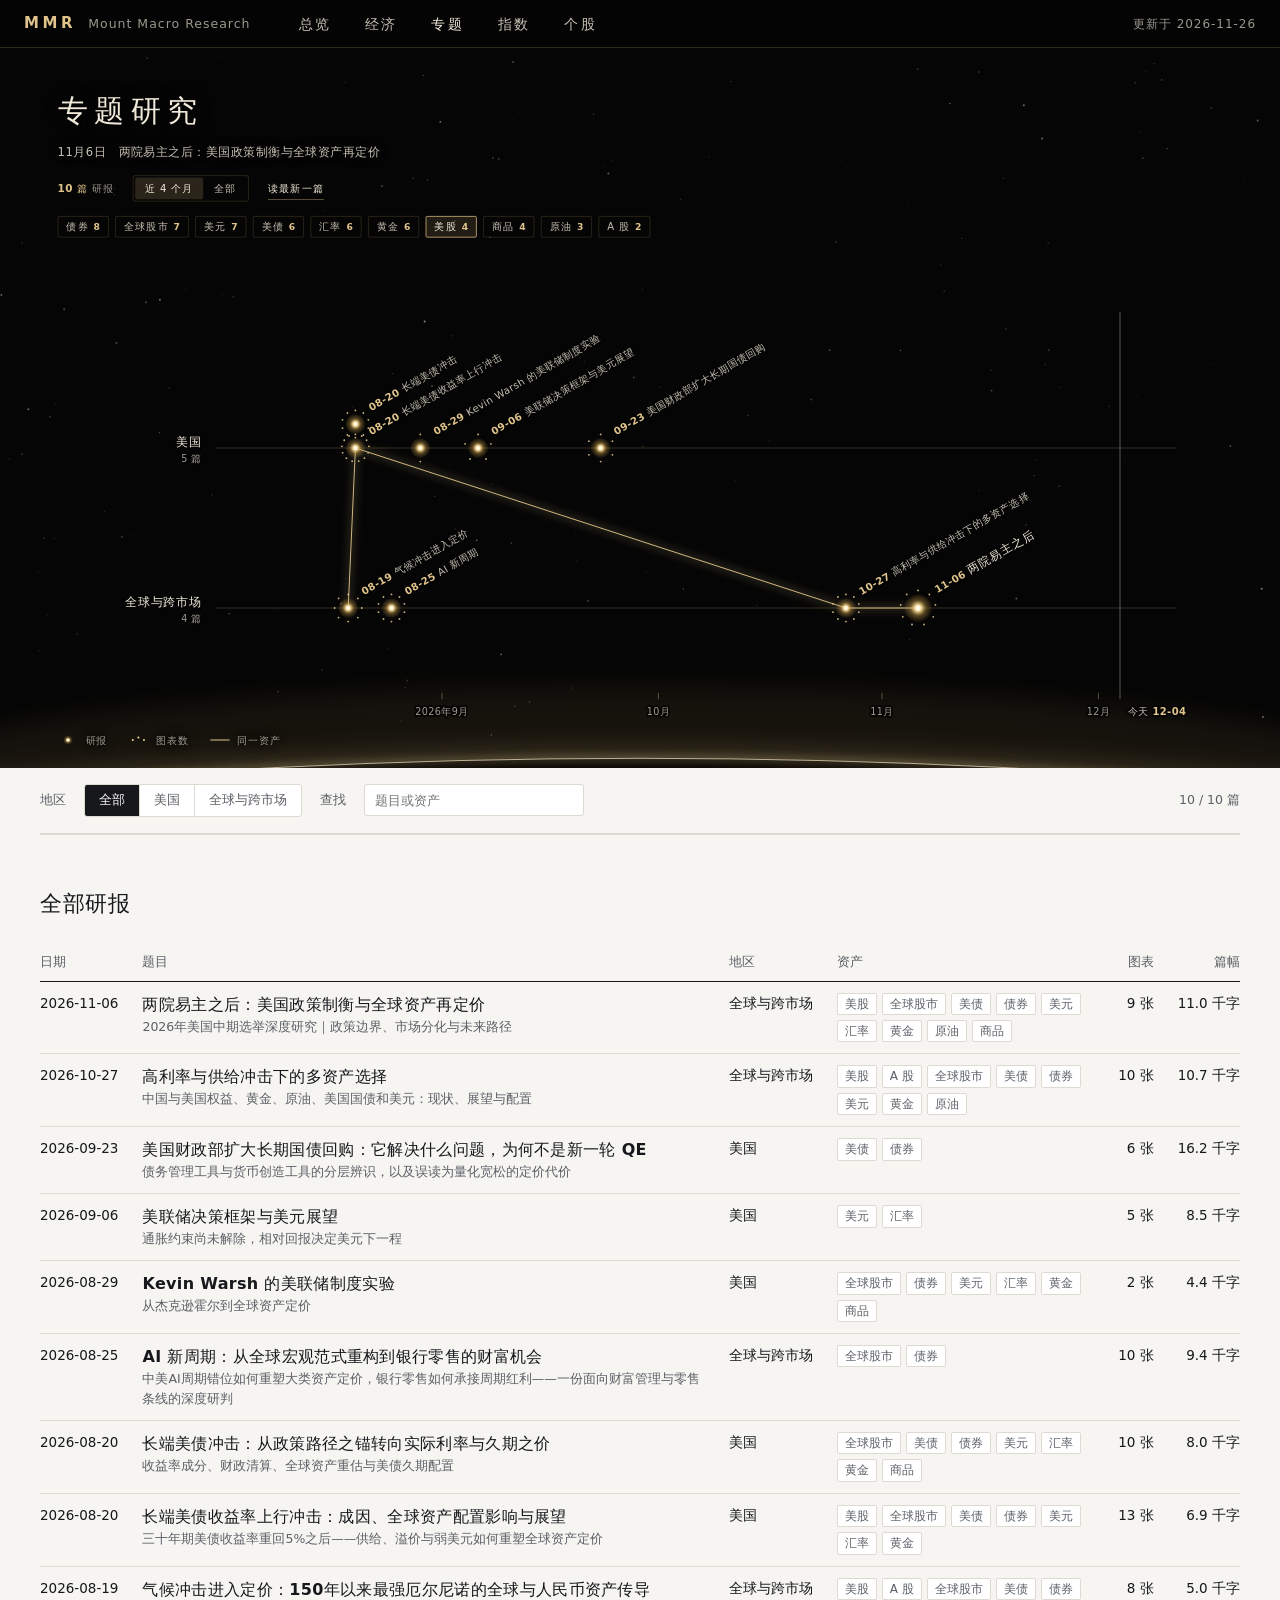
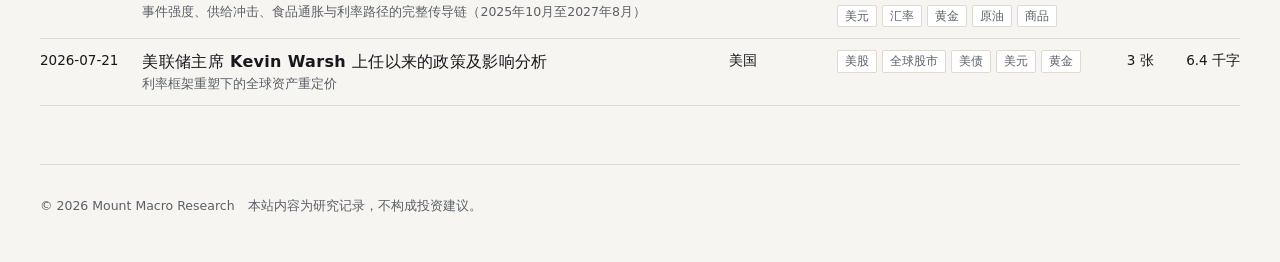
<file: research.html>
<!doctype html>
<html lang="zh-CN">
<head>
<meta charset="utf-8">
<meta name="viewport" content="width=device-width, initial-scale=1, viewport-fit=cover">
<title>专题研究 · Mount Macro Research</title>
<meta name="description" content="专题研报：围绕美国、中国与全球跨市场的具体问题展开，可按资产串联阅读。">
<link rel="icon" href="assets/favicon.svg" type="image/svg+xml">
<link rel="stylesheet" href="assets/site.css?v=5f2db74e2a">
<style>
.lib td:nth-child(2) { min-width: 320px } .lib h3 { font: 600 16px/1.5 var(--sans); letter-spacing: .02em } .lib .tags { display: flex; gap: 5px; flex-wrap: wrap; max-width: 320px }
.chips { margin-top: 18px; display: flex; gap: 6px 8px; flex-wrap: wrap; align-items: center; font: 400 12.5px/1.6 var(--sans); color: var(--ink3); letter-spacing: .06em }
.chips button { background: none; border: 1px solid var(--hair); border-radius: 2px; padding: 2px 10px; font: 400 12.5px/1.7 var(--sans); letter-spacing: .08em; color: var(--ink2); transition: color .2s, border-color .2s, background .2s }
.chips button small { font: 600 11.5px var(--num); color: var(--gold-t); margin-left: 6px; letter-spacing: 0 }
.chips button:hover { color: var(--ink); border-color: var(--gold2) }
.chips button[aria-pressed="true"] { color: var(--ink); border-color: var(--gold); background: rgba(207, 176, 122, .14) }
</style>
</head>
<body>
<div class="stage-wrap"><div class="stage pre" id="stage">
  <svg class="field" id="field" viewBox="0 0 1600 900" role="img" aria-label="每篇研报按日期排在三条地区带上，可以按资产把相关研报连起来"></svg>
  <header class="cover" style="width:960px">
    <h1>专题研究</h1>
    <p class="cover-line" id="line"></p>
    <p class="cover-meta" id="meta"></p>
    <div class="chips" role="group" aria-label="按资产连线"><span id="chips" style="display:contents"></span></div>
  </header>
  <footer class="foot"><div class="legend" id="legend"></div></footer>
</div></div>

<main class="paper">
  <div class="wrap">
    <div class="filters">
      <label>地区</label><div class="seg" id="f-lane"></div>
      <label for="f-q">查找</label><input type="search" id="f-q" placeholder="题目或资产">
      <span class="count" id="f-count"></span>
    </div>
    <section class="sec" id="library">
      <div class="sec-h"><h2>全部研报</h2></div>
      <div class="tbl-wrap"><table class="tbl lib" id="lib"></table></div>
    </section>
    <div id="foot"></div>
  </div>
</main>

<script src="data/hub.js?v=5f2db74e2a"></script>
<script src="assets/site.js?v=5f2db74e2a"></script>
<script src="assets/research.js?v=5f2db74e2a"></script>
</body>
</html>
</file>
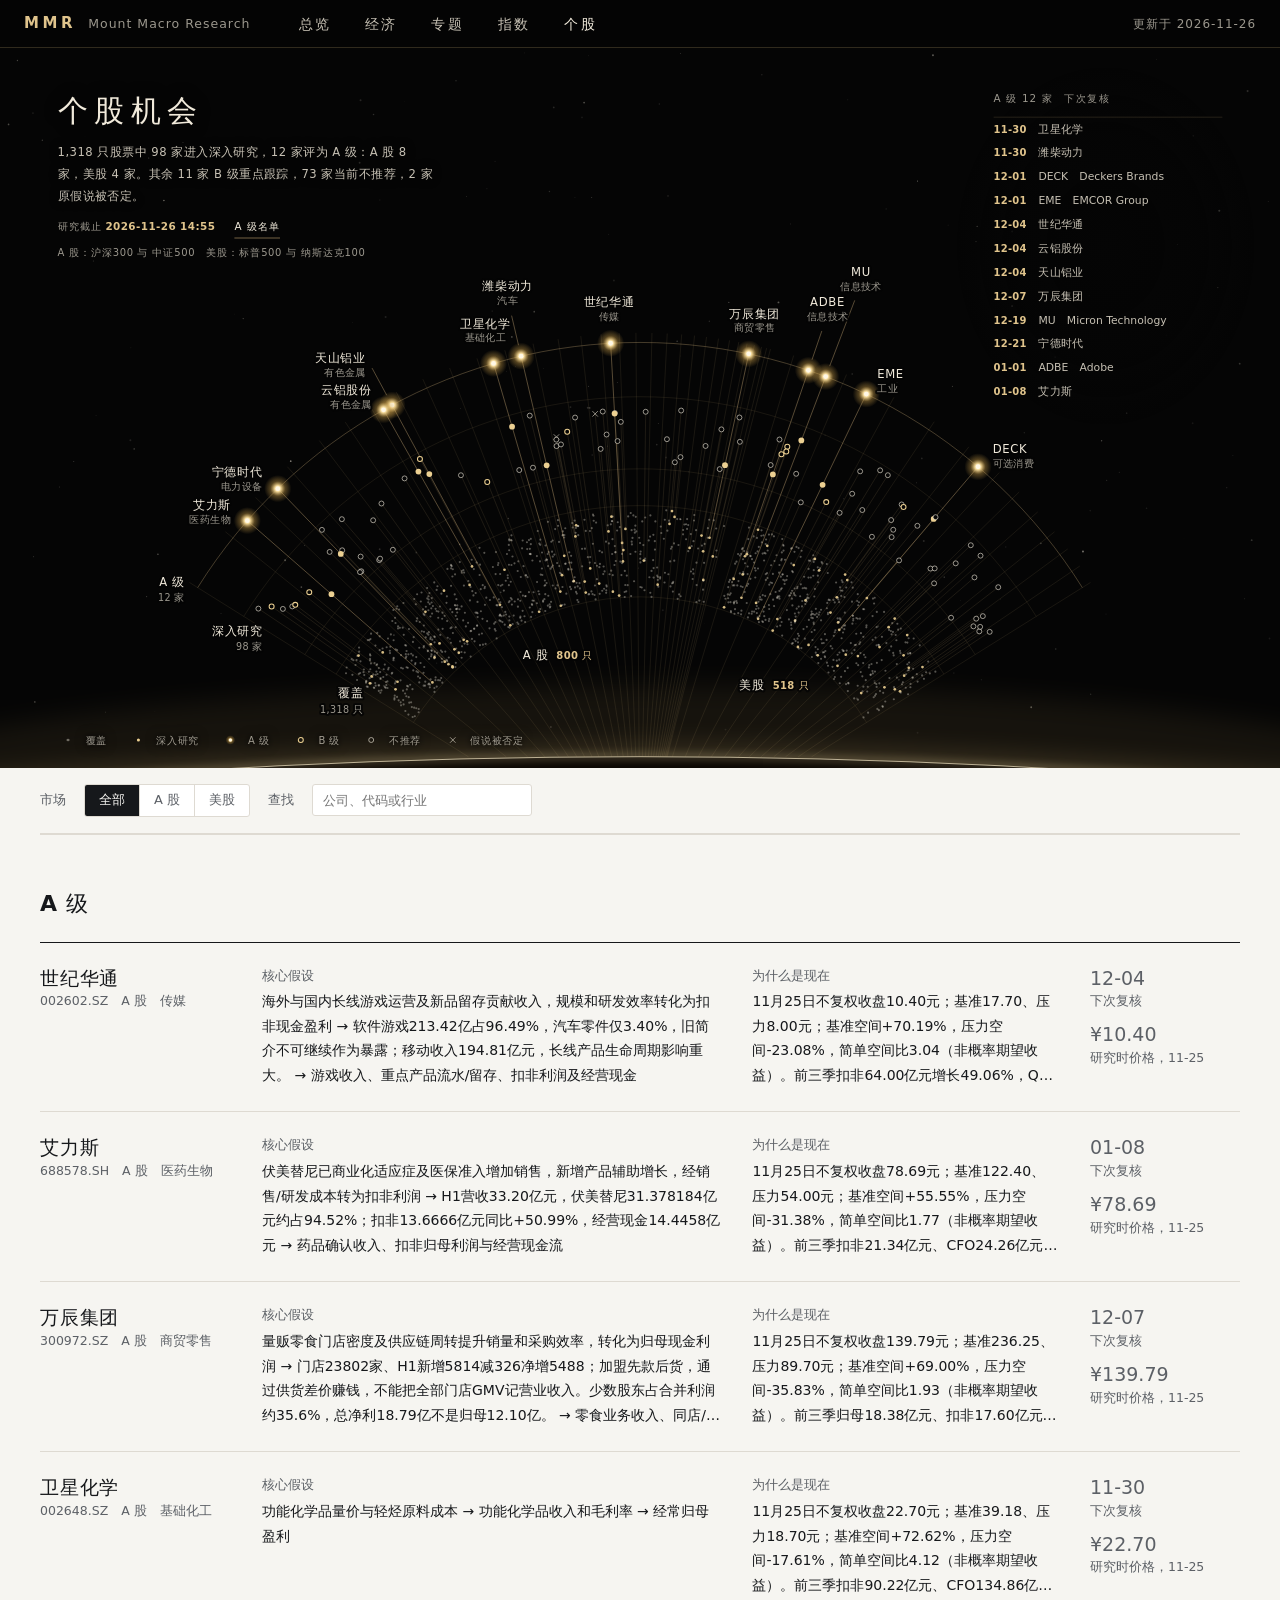
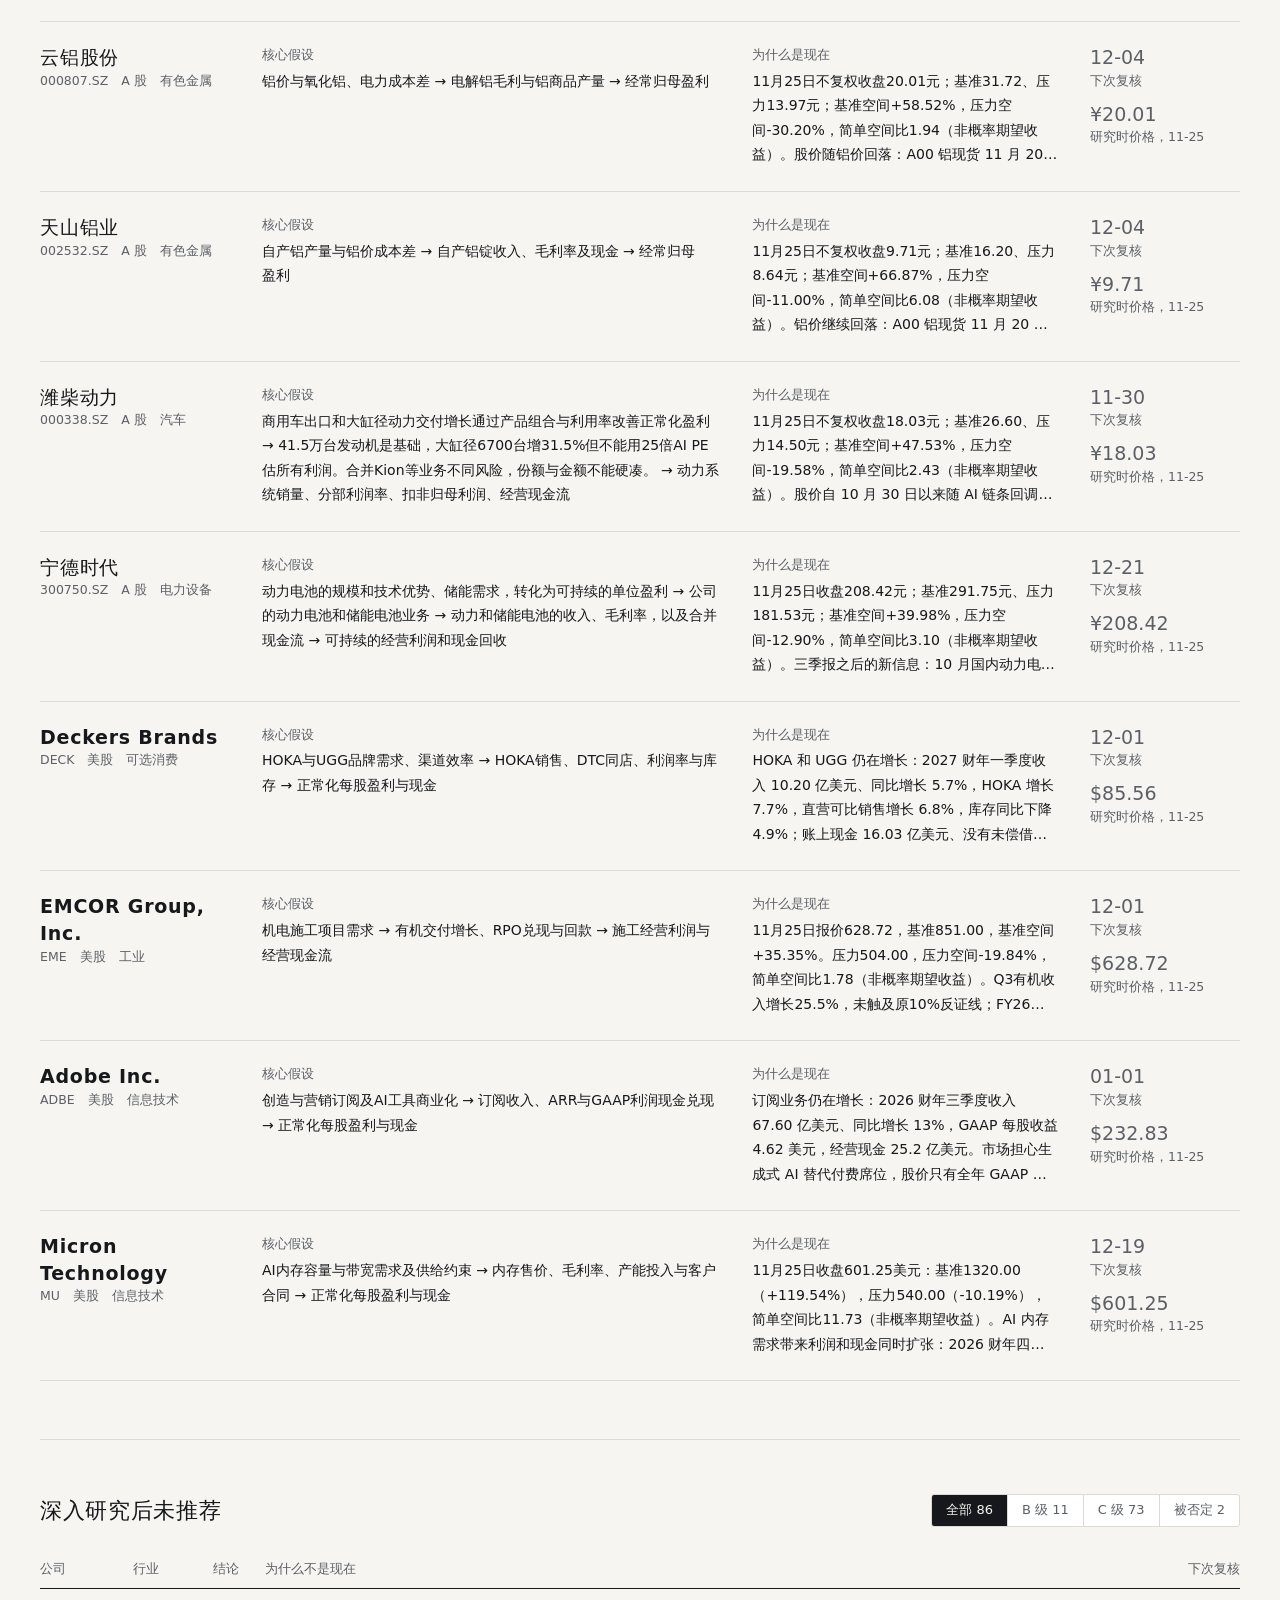
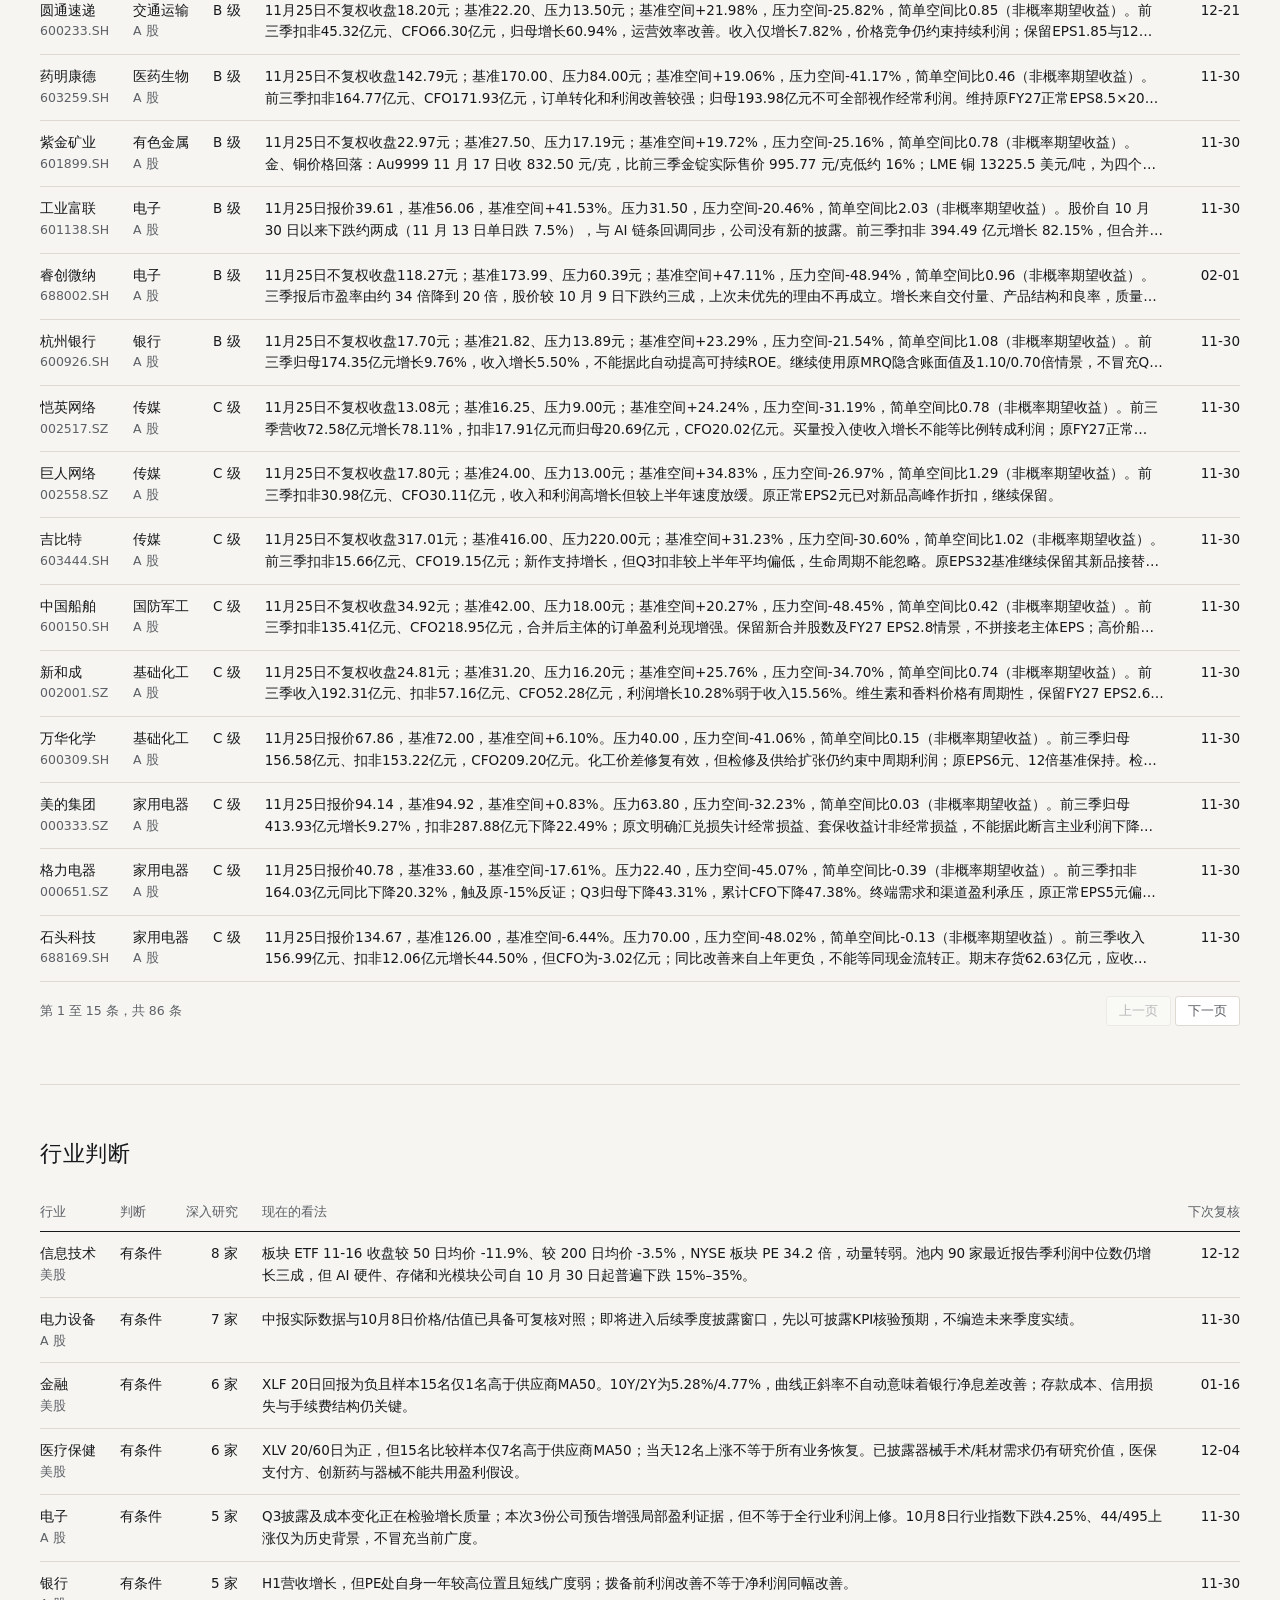
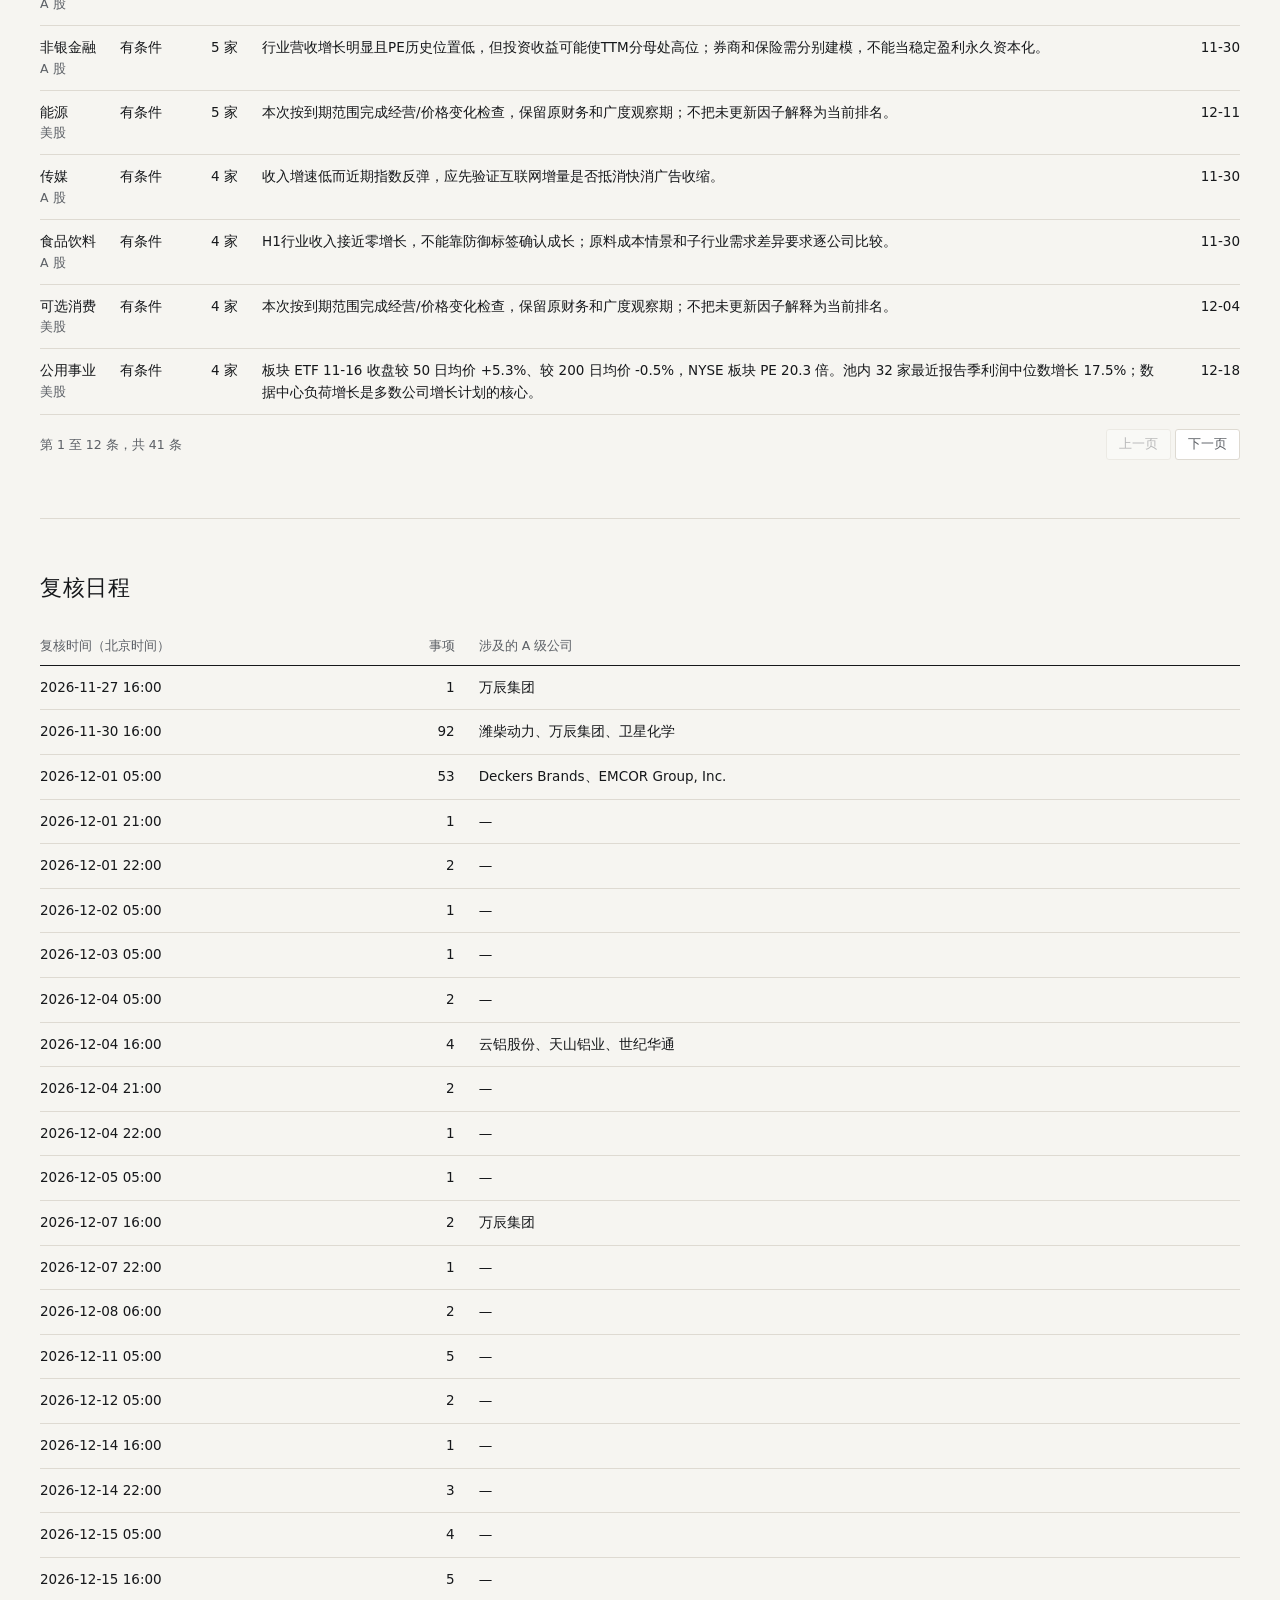
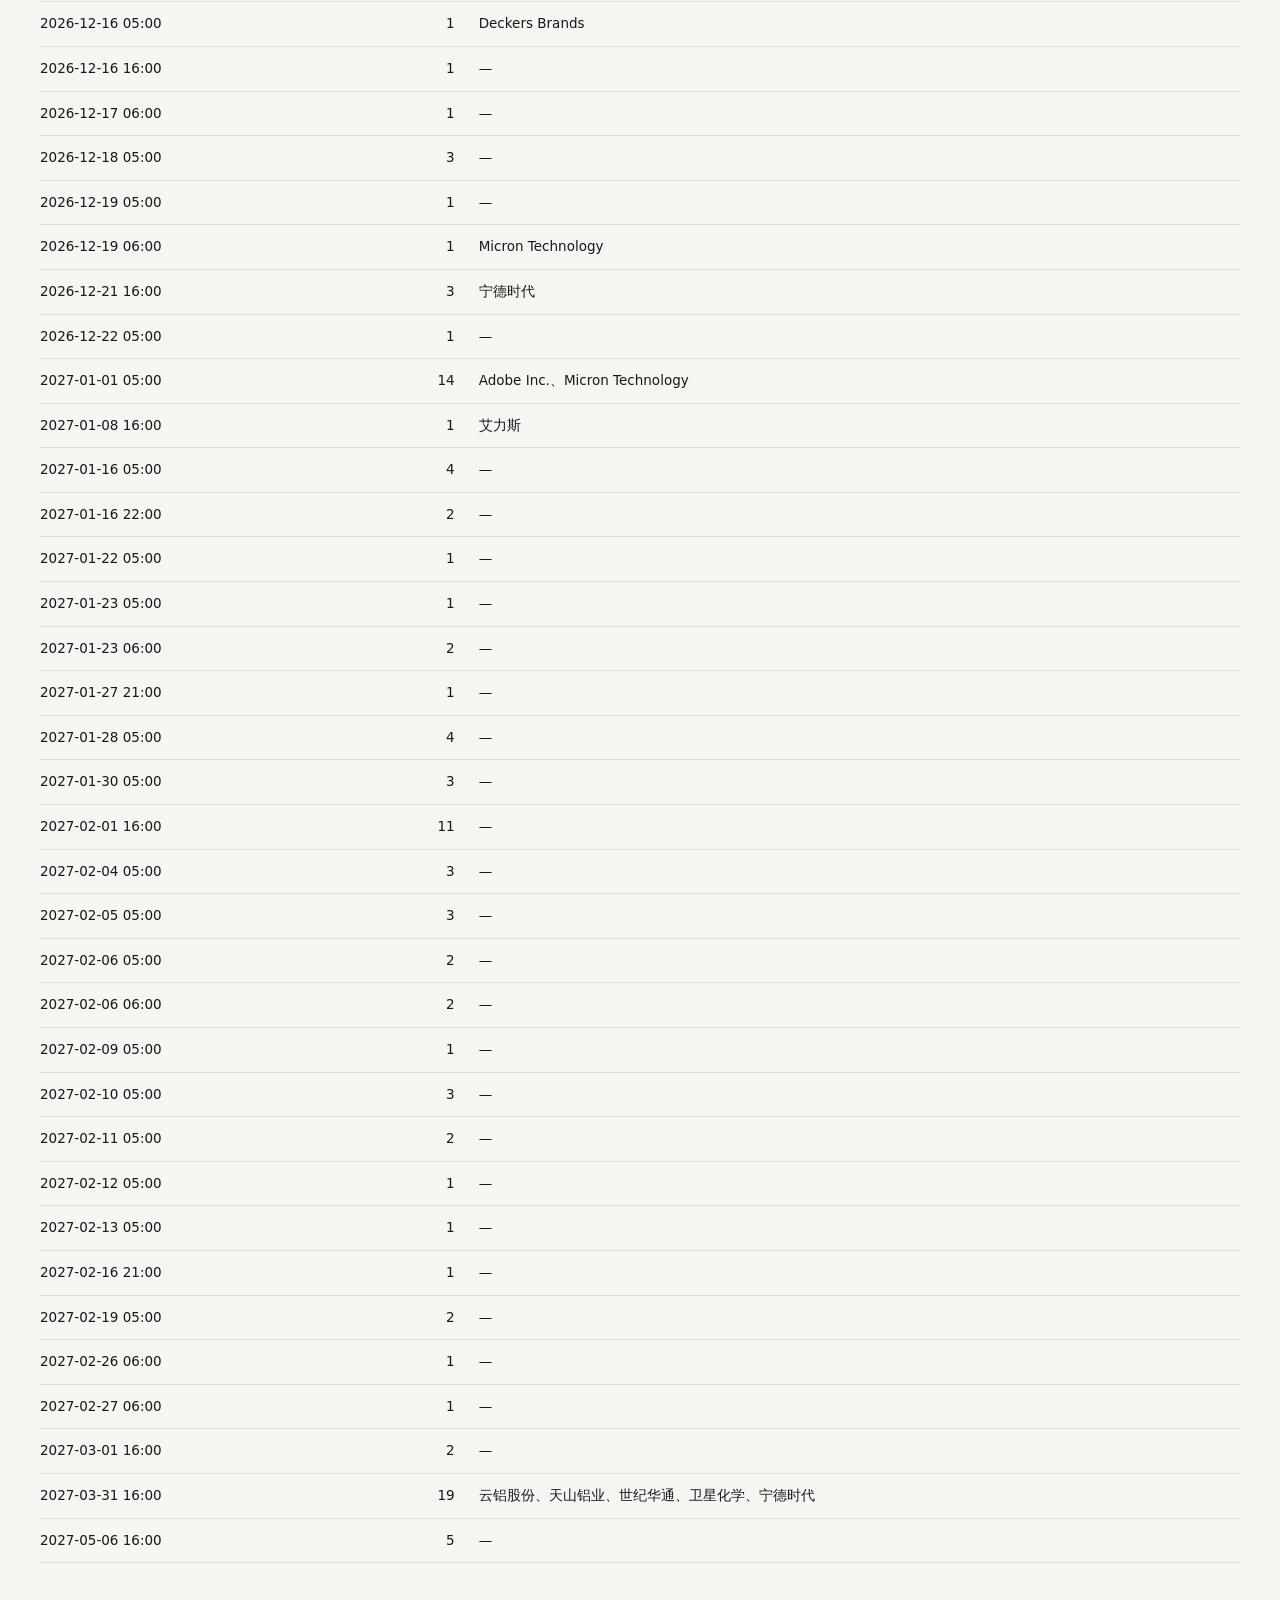
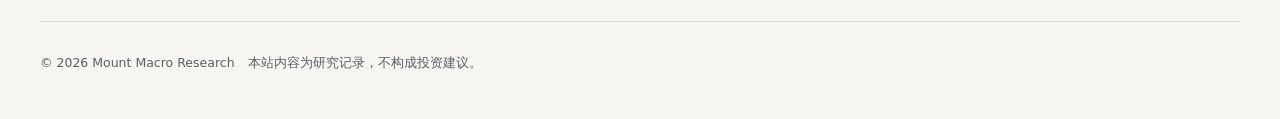
<file: stocks.html>
<!doctype html>
<html lang="zh-CN">
<head>
<meta charset="utf-8">
<meta name="viewport" content="width=device-width, initial-scale=1, viewport-fit=cover">
<title>个股机会 · Mount Macro Research</title>
<meta name="description" content="A 股与美股的个股研究：从覆盖范围到深入研究，再到 A 级公司，每家都写明核心假设、证伪条件与复核日程。">
<link rel="icon" href="assets/favicon.svg" type="image/svg+xml">
<link rel="stylesheet" href="assets/site.css?v=5f2db74e2a">
<style>
@keyframes sweep { 0% { transform: rotate(-60deg); opacity: 0 } 8% { opacity: 1 } 88% { opacity: 1 } 100% { transform: rotate(60deg); opacity: 0 } }
.sweep { transform-box: view-box; transform-origin: 800px 1020px; animation: sweep 2.8s cubic-bezier(.4, 0, .3, 1) .5s both; pointer-events: none }
.a-list { border-top: 1px solid var(--p-ink) }
.a-row { display: grid; grid-template-columns: 190px minmax(0, 1.5fr) minmax(0, 1fr) 150px; gap: 0 32px; padding: 22px 0 24px; border-bottom: 1px solid var(--p-hair); cursor: pointer; transition: background .15s }
.a-row:hover { background: var(--p-wash) }
.a-row h3 { font: 600 19px/1.4 var(--sans); letter-spacing: .04em } .a-row h3 small { display: block; font: 400 12.5px/1.6 var(--num); color: var(--p-ink2); letter-spacing: 0 }
.a-row p { font-size: 14px; line-height: 1.75; text-wrap: pretty } .a-row .k { display: block; font-size: 12.5px; color: var(--p-ink2); margin-bottom: 3px }
.a-row .clip3 { display: -webkit-box; -webkit-box-orient: vertical; -webkit-line-clamp: 4; overflow: hidden }
.a-row .when b { display: block; font: 500 19px/1.4 var(--num) } .a-row .when { font-size: 12.5px; color: var(--p-ink2); line-height: 1.6 }
@media (max-width: 900px) { .a-row { grid-template-columns: 1fr; gap: 12px } }
</style>
</head>
<body>
<div class="stage-wrap"><div class="stage pre" id="stage">
  <svg class="field" id="field" viewBox="0 0 1600 900" role="img" aria-label="覆盖、深入研究与 A 级三道弧：每条射线上是同一家公司，越往上留下的越少"></svg>
  <header class="cover" style="width:470px">
    <h1>个股机会</h1>
    <p class="cover-line" id="line"></p>
    <p class="cover-meta" id="meta"></p>
  </header>
  <nav class="index" id="index" aria-label="A 级公司"></nav>
  <footer class="foot"><div class="legend" id="legend"></div></footer>
</div></div>

<main class="paper">
  <div class="wrap">
    <div class="filters">
      <label>市场</label><div class="seg" id="f-market"></div>
      <label for="f-q">查找</label><input type="search" id="f-q" placeholder="公司、代码或行业">
    </div>
    <section class="sec" id="grade-a">
      <div class="sec-h"><h2>A 级</h2></div>
      <div class="a-list" id="a-list"></div>
    </section>
    <section class="sec" id="grade-c">
      <div class="sec-h"><h2>深入研究后未推荐</h2><div class="seg" id="f-grade"></div></div>
      <div id="c-table"></div>
    </section>
    <section class="sec" id="industry">
      <div class="sec-h"><h2>行业判断</h2></div>
      <div id="ind-table"></div>
    </section>
    <section class="sec" id="schedule">
      <div class="sec-h"><h2>复核日程</h2></div>
      <div class="tbl-wrap"><table class="tbl" id="sch-table"></table></div>
    </section>
    <div id="foot"></div>
  </div>
</main>

<script src="data/hub.js?v=5f2db74e2a"></script>
<script src="data/radar.js?v=5f2db74e2a"></script>
<script src="assets/site.js?v=5f2db74e2a"></script>
<script src="assets/stocks.js?v=5f2db74e2a"></script>
</body>
</html>
</file>
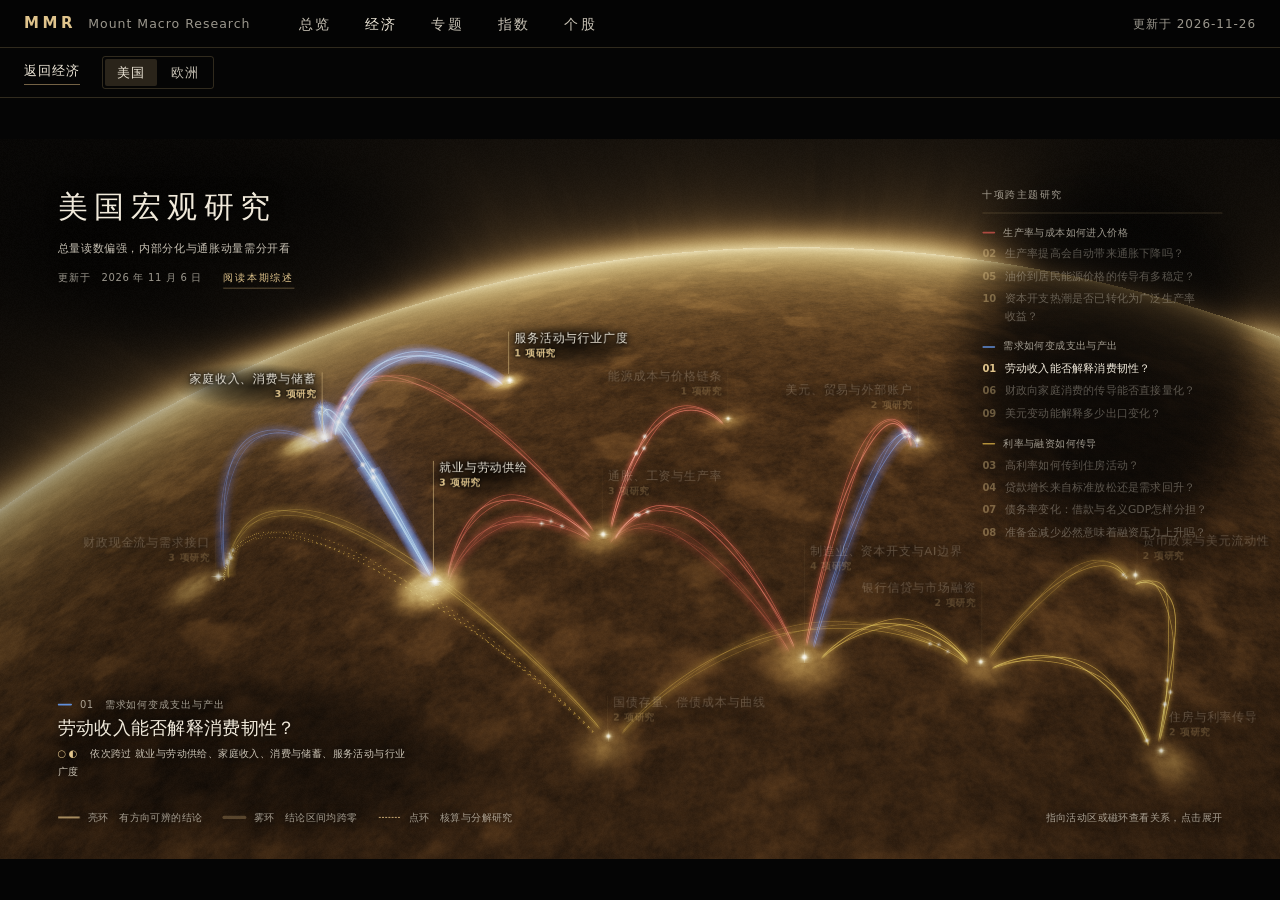
<file: view.html>
<!doctype html>
<html lang="zh-CN">
<head>
<meta charset="utf-8">
<meta name="viewport" content="width=device-width, initial-scale=1, viewport-fit=cover">
<title>基础经济研究 · Mount Macro Research</title>
<meta name="description" content="美国与欧洲的基础经济研究。">
<link rel="icon" href="assets/favicon.svg" type="image/svg+xml">
<link rel="stylesheet" href="assets/site.css?v=5f2db74e2a">
<style>
html, body { height: 100% } body { display: flex; flex-direction: column; overflow: hidden }
.nav { position: static; flex: none }
.subbar { flex: none; display: flex; align-items: center; gap: 16px 22px; padding: 8px max(24px, calc((100vw - 1456px) / 2)); border-bottom: 1px solid var(--hair); background: var(--night);
  font: 400 12.5px/1.6 var(--sans); letter-spacing: .06em; color: var(--ink3) }
.hold { flex: 1; min-height: 0; position: relative; overflow: hidden; background: var(--night) }
.hold iframe { position: absolute; left: 0; top: 0; width: 100%; height: 100%; border: 0; background: var(--night); transform-origin: 0 0 }
@media (max-width: 859px) { .subbar { padding: 8px 16px } }
</style>
</head>
<body>
<div class="subbar">
  <a class="link" href="macro.html">返回经济</a>
  <span class="seg-d" id="s-region"></span>
</div>
<div class="hold" id="hold"><iframe id="frame" title="基础经济研究"></iframe></div>

<script src="data/hub.js?v=5f2db74e2a"></script>
<script src="assets/site.js?v=5f2db74e2a"></script>
<script>
(function () {
  const H = window.MMR_HUB;
  Site.nav('macro.html');
  const q = new URLSearchParams(location.search);
  let region = H.macro.some(m => m.key === q.get('region')) ? q.get('region') : H.macro[0].key;
  const frame = document.getElementById('frame'), hold = document.getElementById('hold');
  function go() {
    const m = H.macro.filter(x => x.key === region)[0];
    frame.src = m.home + '?v=' + m.ver;
    frame.title = m.title;
    document.title = m.title + ' · Mount Macro Research';
    history.replaceState(null, '', 'view.html?region=' + encodeURIComponent(region));
  }
  // 窄屏或竖屏上按横向的桌面尺寸排版再整体缩小，整张图照样完整显示
  function fitFrame() {
    const w = hold.clientWidth, h = hold.clientHeight, bw = 1280, bh = 720;
    if (w >= 900 && w / h >= 1.05) { frame.style.width = '100%'; frame.style.height = '100%'; frame.style.transform = 'none'; return; }
    const s = Math.min(w / bw, h / bh);
    frame.style.width = bw + 'px'; frame.style.height = bh + 'px';
    frame.style.transform = 'translate(' + Math.round((w - bw * s) / 2) + 'px, 0) scale(' + s + ')';
  }
  Site.seg(document.getElementById('s-region'), H.macro.map(m => [m.key, m.name]), region, v => { region = v; go(); });
  window.addEventListener('resize', fitFrame);
  fitFrame(); go();
})();
</script>
</body>
</html>
</file>
<file: assets/site.css>
/* 整站共用样式。
   两种表面：夜空舞台（看结构与关系）和纸面（读内容与数字）。
   颜色只做三件事：香槟金是体系本身（线、数字、焦点）；赤金/烤蓝是方向（涨跌、正负）；实心/空心是结果（判对、判错）。 */
:root {
  --night: #050505; --ink: #f1eadb; --ink2: rgba(241, 234, 219, .82); --ink3: rgba(241, 234, 219, .64); --hair: rgba(206, 176, 118, .22);
  --gold: #cfb07a; --gold2: rgba(207, 176, 122, .55); --gold-t: #e0c48c;   /* 金色文字比细线亮一档，并且加粗，黑底上才看得清 */
  --warm: #ad4a40; --cool: #6290dc; --amber: #b3903a;
  --paper: #f6f5f1; --p-ink: #16181b; --p-ink2: #5c6066; --p-ink3: #6f7378; --p-hair: #dedad2; --p-hair2: #ebe8e1;
  --p-accent: #7a5f1c; --p-warm: #a8443a; --p-cool: #3d66b5; --p-wash: rgba(179, 144, 58, .1);
  --sans: "PingFang SC", "Hiragino Sans GB", "Noto Sans CJK SC", "Source Han Sans SC", "Microsoft YaHei", system-ui, sans-serif;
  --num: "Avenir Next", "Helvetica Neue", "Segoe UI", "PingFang SC", system-ui, sans-serif;
}
* { box-sizing: border-box }
[hidden] { display: none !important }
html { background: var(--night); -webkit-text-size-adjust: 100% }
body { margin: 0; background: var(--night); color: var(--ink); font: 15px/1.75 var(--sans); -webkit-font-smoothing: antialiased; font-synthesis: none }
button, input, select { font: inherit; color: inherit }
button { cursor: pointer }
a { color: inherit }
p, h1, h2, h3, h4, figure, dl, dd { margin: 0 }
:focus-visible { outline: 1px solid var(--gold); outline-offset: 4px; border-radius: 2px }
.paper :focus-visible, .dossier .body :focus-visible { outline-color: var(--p-accent) }
.sr { position: absolute; width: 1px; height: 1px; overflow: hidden; clip-path: inset(50%); white-space: nowrap }

/* ── 顶栏：五个栏目按研究链排列 ── */
.nav { position: sticky; top: 0; z-index: 40; height: 48px; display: flex; align-items: center; gap: 34px; padding: 0 max(24px, calc((100vw - 1456px) / 2)); overflow-x: auto; overflow-y: hidden; scrollbar-width: none;
  background: rgba(5, 5, 5, .9); -webkit-backdrop-filter: blur(10px); backdrop-filter: blur(10px); border-bottom: 1px solid var(--hair) }
.brand { display: flex; align-items: baseline; gap: 12px; text-decoration: none; margin-right: 14px; white-space: nowrap }
.brand b { font: 600 15px/1 var(--num); letter-spacing: .24em; color: var(--gold-t) }
.brand span { font: 400 12.5px/1 var(--sans); letter-spacing: .08em; color: var(--ink3) }
.nav .tab { position: relative; font: 400 14px/48px var(--sans); letter-spacing: .16em; color: var(--ink2); text-decoration: none; white-space: nowrap; transition: color .2s }
.nav .tab:hover { color: var(--ink) }
.nav .tab[aria-current="page"] { color: var(--ink) }
.nav .tab[aria-current="page"]::after { content: ""; position: absolute; left: 0; right: .16em; bottom: 0; height: 1px; background: var(--gold) }
.nav .aside { margin-left: auto; display: flex; align-items: center; gap: 14px; font: 400 12px/1 var(--sans); letter-spacing: .08em; color: var(--ink3); white-space: nowrap }

/* ── 夜空舞台：1600×900 的画面整体缩放 ── */
.stage-wrap { position: relative; background: var(--night); overflow: hidden; height: calc(900px * var(--s, 1)) }
.stage { position: absolute; left: 50%; top: 0; width: 1600px; height: 900px; margin-left: -800px; transform: scale(var(--s, 1)); transform-origin: 50% 0; color: var(--ink) }
.field { position: absolute; left: 0; top: 0; width: 1600px; height: 900px; overflow: visible }
.cover { position: absolute; left: 72px; top: 54px; width: 480px; z-index: 2 }
.cover h1 { font: 300 38px/1.3 var(--sans); letter-spacing: .2em; text-shadow: 0 0 18px var(--night) }
.cover-line { margin-top: 14px; font: 400 14.5px/1.9 var(--sans); color: var(--ink2); letter-spacing: .04em; text-shadow: 0 0 12px var(--night); text-wrap: pretty }
.cover-meta { margin-top: 14px; display: flex; gap: 8px 24px; flex-wrap: wrap; align-items: baseline; font: 400 12.5px/1.6 var(--sans); color: var(--ink3); letter-spacing: .06em }
.cover-meta b { font: 600 13px/1.6 var(--num); color: var(--gold-t); letter-spacing: .04em }
.link { background: none; border: 0; padding: 0 0 2px; color: var(--ink); font: 400 13px/1.6 var(--sans); letter-spacing: .08em; border-bottom: 1px solid var(--gold2); text-decoration: none; cursor: pointer; transition: border-color .2s, color .2s }
.link:hover { border-bottom-color: var(--gold); color: #fff }
.index { position: absolute; right: 72px; top: 54px; width: 286px; z-index: 2 }
.index::before { content: ""; position: absolute; inset: -30px -40px -26px -46px; z-index: -1; pointer-events: none; background: radial-gradient(closest-side, rgba(5, 5, 5, .78), rgba(5, 5, 5, .5) 62%, rgba(5, 5, 5, 0)) }
.index h2 { font: 500 13px/1.5 var(--sans); color: var(--ink3); letter-spacing: .1em; padding-bottom: 12px; border-bottom: 1px solid var(--hair) }
.index h3 { display: flex; gap: 10px; align-items: center; font: 400 12.5px/1.5 var(--sans); color: var(--ink3); margin: 14px 0 4px; letter-spacing: .04em }
.index h3 i { width: 16px; height: 2px; border-radius: 1px; flex: none; background: var(--gold) }
.index .row { display: grid; grid-template-columns: 52px 1fr; gap: 0 4px; width: 100%; text-align: left; background: none; border: 0; padding: 4px 0; cursor: pointer; text-decoration: none;
  font: 400 13.5px/1.6 var(--sans); color: var(--ink2); transition: color .25s, opacity .35s; text-wrap: pretty }
.index .row span { font: 600 12.5px/1.75 var(--num); color: var(--gold-t); letter-spacing: .02em }
.index .row em { grid-column: 2; font: 400 12px/1.5 var(--sans); font-style: normal; color: var(--ink3) }
.index .row:hover, .index .row.on { color: var(--ink) }
.stage.focus .index .row:not(.on) { opacity: .4 }
.foot { position: absolute; left: 72px; right: 72px; bottom: 24px; display: flex; justify-content: space-between; align-items: flex-end; gap: 40px; z-index: 2;
  font: 400 12.5px/1.7 var(--sans); color: var(--ink3); letter-spacing: .04em; text-shadow: 0 0 6px var(--night), 0 0 14px var(--night) }
.legend { display: flex; gap: 8px 26px; flex-wrap: wrap; align-items: center }
.legend span { display: inline-flex; gap: 9px; align-items: center; white-space: nowrap }
.legend svg { width: 26px; height: 12px; overflow: visible; flex: none }
.note-l { max-width: 520px; text-wrap: pretty }
.seg-d { display: inline-flex; gap: 2px; padding: 2px; border: 1px solid var(--hair); border-radius: 3px }
.seg-d button { border: 0; background: none; padding: 3px 12px; font: 400 12.5px/1.7 var(--sans); letter-spacing: .08em; color: var(--ink2); border-radius: 2px }
.seg-d button[aria-pressed="true"] { background: rgba(207, 176, 122, .18); color: var(--ink) }

/* 舞台里的 SVG 文字与标记 */
.field text { font-family: var(--sans); fill: var(--ink); paint-order: stroke; stroke: var(--night); stroke-width: 5px; stroke-linejoin: round; stroke-opacity: .86 }
.field .t { font-size: 14.5px; font-weight: 500; letter-spacing: .06em }
.field .t2 { font-size: 12.5px; font-weight: 400; fill: var(--ink2); letter-spacing: .04em }
.field .t3 { font-size: 12px; font-weight: 400; fill: var(--ink3); letter-spacing: .04em }
.field .tn { font-family: var(--num); font-size: 12.5px; font-weight: 600; fill: var(--gold-t); letter-spacing: .04em }
.field .ta { font-family: var(--num); font-size: 12.5px; font-weight: 400; fill: var(--ink3); letter-spacing: .04em }   /* 坐标轴读数，保持轻 */
.field .hot { cursor: pointer }
.field .dim { transition: opacity .35s }
.stage.focus .field .dim:not(.on) { opacity: .22 }
.stage.pre .cover, .stage.pre .index, .stage.pre .foot { opacity: 0; transform: translateY(8px) }
.stage .cover, .stage .index, .stage .foot { transition: opacity 1.1s ease, transform 1.1s cubic-bezier(.2, .7, .2, 1) }
.stage .index { transition-delay: .5s } .stage .foot { transition-delay: .9s }
.stage.pre .field .rise { opacity: 0 }
.field .rise { transition: opacity 1.2s ease }

/* 悬停读数 */
.tip { position: fixed; z-index: 80; pointer-events: none; max-width: 340px; padding: 10px 14px 11px; background: rgba(12, 11, 9, .96); border: 1px solid var(--hair); color: var(--ink);
  font: 400 12.5px/1.65 var(--sans); letter-spacing: .02em; box-shadow: 0 12px 40px rgba(0, 0, 0, .6) }
.tip b { display: block; font: 500 14px/1.5 var(--num); color: var(--ink); letter-spacing: .02em }
.tip i { font-style: normal; color: var(--ink3) }
.tip .kv { display: flex; justify-content: space-between; gap: 18px }
.tip .kv span:last-child { font-family: var(--num); color: var(--ink) }

/* 窄屏照样显示整张图，按屏宽缩小 */
.nav::-webkit-scrollbar { display: none }
@media (max-width: 859px) { .nav { gap: 20px; padding: 0 16px } .brand span, .nav .aside > span { display: none } .nav .aside { gap: 0 } }

/* ── 纸面 ── */
.paper { background: var(--paper); color: var(--p-ink) }
.wrap { max-width: 1296px; margin: 0 auto; padding: 0 40px }
.sec { padding: 54px 0 58px; border-top: 1px solid var(--p-hair) }
.sec:first-child { border-top: 0 }
.sec > h2, .sec-h h2 { font: 600 22px/1.4 var(--sans); letter-spacing: .03em }
.sec .lede { color: var(--p-ink2); max-width: 70ch; margin-top: 6px; text-wrap: pretty }
.sec-h { display: flex; justify-content: space-between; align-items: flex-end; gap: 24px; flex-wrap: wrap; margin-bottom: 22px }
.filters { display: flex; gap: 12px 18px; flex-wrap: wrap; align-items: center; padding: 16px 0; position: sticky; top: 48px; z-index: 20; background: rgba(246, 245, 241, .94); -webkit-backdrop-filter: blur(8px); backdrop-filter: blur(8px); border-bottom: 1px solid var(--p-hair) }
.filters label { font-size: 12.5px; color: var(--p-ink2) }
.filters input[type="search"], .filters select { height: 32px; padding: 0 10px; border: 1px solid var(--p-hair); border-radius: 3px; background: #fff; font-size: 13px; min-width: 0 }
.filters input[type="search"] { width: 220px }
.filters .count { margin-left: auto; font-size: 12.5px; color: var(--p-ink2) }
.seg { display: inline-flex; border: 1px solid var(--p-hair); border-radius: 3px; overflow: hidden; background: #fff }
.seg button { border: 0; background: none; padding: 5px 14px; font-size: 13px; line-height: 1.6; color: var(--p-ink2); white-space: nowrap }
.seg button + button { border-left: 1px solid var(--p-hair) }
.seg button[aria-pressed="true"] { background: var(--p-ink); color: var(--paper) }
.tbl-wrap { overflow-x: auto }
table.tbl { width: 100%; border-collapse: collapse; font-size: 13.5px; line-height: 1.6 }
.tbl th { font-weight: 500; font-size: 12.5px; color: var(--p-ink2); text-align: left; padding: 10px 12px 9px; border-bottom: 1px solid var(--p-ink); white-space: nowrap }
.tbl td { padding: 11px 12px; border-bottom: 1px solid var(--p-hair); vertical-align: top }
.tbl th:first-child, .tbl td:first-child { padding-left: 0 } .tbl th:last-child, .tbl td:last-child { padding-right: 0 }
.tbl .n { font-family: var(--num); font-variant-numeric: tabular-nums; text-align: right; white-space: nowrap }
.tbl th.n { text-align: right }
.tbl tr.open { cursor: pointer; transition: background .15s } .tbl tr.open:hover { background: var(--p-wash) }
.tbl small { display: block; color: var(--p-ink2); font-size: 12.5px }
.tbl .clip { display: -webkit-box; -webkit-box-orient: vertical; -webkit-line-clamp: 2; overflow: hidden }
.pager { display: flex; justify-content: space-between; align-items: center; gap: 16px; padding-top: 14px; font-size: 12.5px; color: var(--p-ink2) }
.pager button { border: 1px solid var(--p-hair); background: #fff; border-radius: 3px; padding: 3px 12px; font-size: 13px } .pager button:disabled { opacity: .4; cursor: default }
.tag { display: inline-block; padding: 0 7px; border: 1px solid var(--p-hair); border-radius: 2px; font-size: 12px; line-height: 1.7; color: var(--p-ink2); white-space: nowrap; background: #fff }
.tag.gold { border-color: rgba(122, 95, 28, .45); color: var(--p-accent) }
.tag.solid { background: var(--p-ink); border-color: var(--p-ink); color: var(--paper) }
.mark { display: inline-block; width: 9px; height: 9px; border-radius: 50%; margin-right: 7px; vertical-align: 0; border: 1.5px solid var(--p-accent) }
.mark.hit { background: var(--p-accent) } .mark.miss { border-color: #9a9da2 }
.up, .dn { white-space: nowrap } .up::before { content: "▲"; color: var(--p-warm); font-size: .72em; margin-right: 4px; vertical-align: .1em } .dn::before { content: "▼"; color: var(--p-cool); font-size: .72em; margin-right: 4px; vertical-align: .1em }
.stage .up::before, .dossier header .up::before, .tip .up::before { color: var(--warm) } .stage .dn::before, .dossier header .dn::before, .tip .dn::before { color: var(--cool) }
.btn { display: inline-block; white-space: nowrap; border: 1px solid var(--p-ink); background: none; border-radius: 3px; padding: 6px 16px; font-size: 13.5px; line-height: 1.6; text-decoration: none; color: var(--p-ink); transition: background .15s, color .15s }
.btn:hover { background: var(--p-ink); color: var(--paper) }
.plain { color: var(--p-ink); text-decoration: underline; text-decoration-color: rgba(122, 95, 28, .5); text-underline-offset: 4px; background: none; border: 0; padding: 0; cursor: pointer }
.plain:hover { text-decoration-color: var(--p-accent) }
.kvs { display: grid; grid-template-columns: repeat(auto-fit, minmax(150px, 1fr)); gap: 22px 28px }
.kv-b { border-top: 1px solid var(--p-ink); padding-top: 10px }
.kv-b dt { font-size: 12.5px; color: var(--p-ink2) }
.kv-b dd { font: 500 26px/1.3 var(--num); letter-spacing: -.01em; margin-top: 2px }
.kv-b small { display: block; font: 400 12.5px/1.5 var(--sans); color: var(--p-ink2); letter-spacing: 0; margin-top: 2px }
.fine { font-size: 12.5px; line-height: 1.75; color: var(--p-ink2); max-width: 86ch; text-wrap: pretty }
.fine + .fine { margin-top: 8px }
.cols { display: grid; grid-template-columns: 1fr 1fr; gap: 48px }
.pagefoot { padding: 30px 0 44px; border-top: 1px solid var(--p-hair); font-size: 12.5px; line-height: 1.8; color: var(--p-ink2) }
.pagefoot p + p { margin-top: 2px }

/* 纸面上的图表 */
.chart { position: relative }
.chart svg { display: block; width: 100%; height: auto; overflow: visible }
.chart text { font-family: var(--num); font-size: 12px; fill: var(--p-ink2) }
.chart .grid { stroke: var(--p-hair2); stroke-width: 1 } .chart .axis { stroke: var(--p-hair); stroke-width: 1 }
.chart-legend { display: flex; gap: 20px; flex-wrap: wrap; font-size: 12.5px; color: var(--p-ink2); margin: 0 0 8px }
.chart-legend span { display: inline-flex; align-items: center; gap: 8px } .chart-legend svg { width: 24px; height: 10px; overflow: visible }

/* ── 详情面板：判断、依据、口径、验证 ── */
.dossier { position: fixed; inset: 0; z-index: 60; visibility: hidden }
.dossier.open { visibility: visible }
.dossier .veil { position: absolute; inset: 0; background: rgba(5, 5, 5, .6); opacity: 0; transition: opacity .25s }
.dossier.open .veil { opacity: 1 }
.dossier .panel { position: absolute; top: 0; right: 0; bottom: 0; width: min(780px, 100%); background: var(--paper); display: flex; flex-direction: column; box-shadow: -30px 0 90px rgba(0, 0, 0, .55);
  transform: translateX(28px); opacity: 0; transition: transform .28s cubic-bezier(.2, .7, .2, 1), opacity .22s }
.dossier.open .panel { transform: none; opacity: 1 }
.dossier header { background: var(--night); color: var(--ink); padding: 24px 36px 0; border-bottom: 1px solid var(--hair); flex: none }
.dossier .top { display: flex; justify-content: space-between; align-items: baseline; gap: 20px }
.dossier .kicker { font: 500 12.5px/1.6 var(--sans); letter-spacing: .1em; color: var(--gold-t) }
.dossier .close { background: none; border: 0; padding: 0 0 2px; font: 400 13px/1.6 var(--sans); letter-spacing: .1em; color: var(--ink2); border-bottom: 1px solid var(--hair) }
.dossier .close:hover { color: var(--ink) }
.dossier h3 { font: 300 26px/1.4 var(--sans); letter-spacing: .08em; margin: 8px 0 6px }
.dossier .line { font: 400 14.5px/1.8 var(--sans); color: var(--ink2); text-wrap: pretty }
.dossier .facts { display: flex; gap: 10px 30px; flex-wrap: wrap; margin-top: 16px }
.dossier .facts div { font: 400 12px/1.5 var(--sans); color: var(--ink3); letter-spacing: .04em }
.dossier .facts b { display: block; font: 400 16px/1.5 var(--num); color: var(--ink); letter-spacing: .01em }
.dossier .tabs { display: flex; gap: 30px; margin-top: 20px }
.dossier header:has(.tabs[hidden]) { padding-bottom: 22px }
.dossier .tabs button { position: relative; background: none; border: 0; padding: 12px 0 13px; font: 400 14px/1.5 var(--sans); letter-spacing: .14em; color: var(--ink2) }
.dossier .tabs button small { font: 600 11.5px var(--num); color: var(--gold-t); margin-left: 6px; letter-spacing: 0 }
.dossier .tabs button[aria-selected="true"] { color: var(--ink) }
.dossier .tabs button[aria-selected="true"]::after { content: ""; position: absolute; left: 0; right: .14em; bottom: -1px; height: 1px; background: var(--gold) }
.dossier .body { flex: 1; overflow: auto; overscroll-behavior: contain; padding: 30px 36px 56px; color: var(--p-ink); font-size: 14.5px; line-height: 1.85 }
.dossier .body h4 { font: 600 14px/1.6 var(--sans); letter-spacing: .04em; margin: 26px 0 8px } .dossier .body h4:first-child { margin-top: 0 }
.dossier .body p { max-width: 68ch; text-wrap: pretty; white-space: pre-line } .dossier .body p + p { margin-top: 10px }
.dossier .body ul { margin: 0; padding-left: 1.2em; max-width: 68ch } .dossier .body li + li { margin-top: 8px }
.dossier .body .defs { display: grid; grid-template-columns: max-content 1fr; gap: 6px 22px; font-size: 13.5px }
.dossier .body .defs dt { color: var(--p-ink2) } .dossier .body .defs dd { overflow-wrap: anywhere }
.dossier .body .quiet { color: var(--p-ink2); font-size: 13px }
.dossier .body .kvs { margin: 4px 0 6px } .dossier .body .kv-b dd { font-size: 21px }
.dossier .body table.tbl { font-size: 13px }

@media (max-width: 900px) {
  .wrap { padding: 0 20px } .sec { padding: 38px 0 42px } .cols { grid-template-columns: 1fr; gap: 28px }
  .filters { position: static } .filters .count { margin-left: 0; width: 100% }
  .dossier header { padding: 20px 20px 0 } .dossier .body { padding: 22px 20px 44px } .dossier .tabs { gap: 22px } .dossier h3 { font-size: 22px }
}
@media (prefers-reduced-motion: reduce) { * { transition: none !important; animation: none !important } }
@media print { .nav, .stage-wrap, .filters, .dossier { display: none !important } body, html { background: #fff } }
</file>
